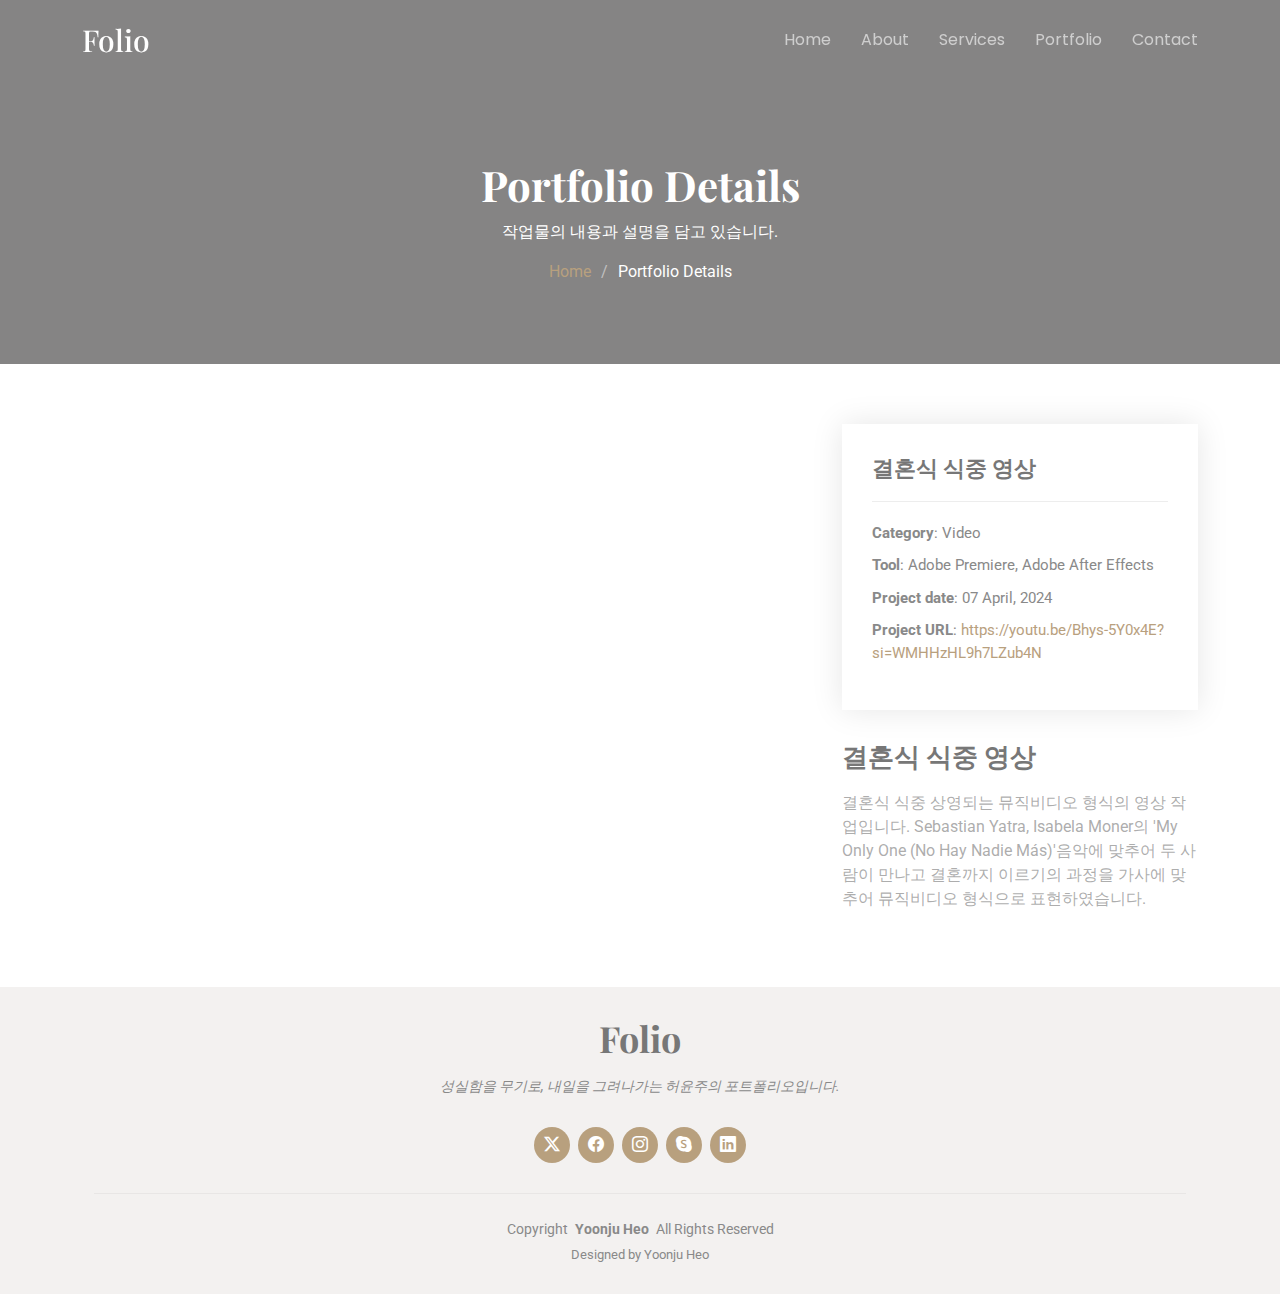
<file: portfolio-details11.html>
<!doctype html>
<html lang="en">
  <head>
    <meta charset="utf-8" />
    <meta content="width=device-width, initial-scale=1.0" name="viewport" />
    <title>Portfolio Details - Folio Bootstrap Template</title>
    <meta name="description" content="" />
    <meta name="keywords" content="" />

    <!-- Favicons -->
    <link href="assets/img/favicon.png" rel="icon" />
    <link href="assets/img/apple-touch-icon.png" rel="apple-touch-icon" />

    <!-- Fonts -->
    <link href="https://fonts.googleapis.com" rel="preconnect" />
    <link href="https://fonts.gstatic.com" rel="preconnect" crossorigin />
    <link
      href="https://fonts.googleapis.com/css2?family=Roboto:ital,wght@0,100;0,300;0,400;0,500;0,700;0,900;1,100;1,300;1,400;1,500;1,700;1,900&family=Poppins:ital,wght@0,100;0,200;0,300;0,400;0,500;0,600;0,700;0,800;0,900;1,100;1,200;1,300;1,400;1,500;1,600;1,700;1,800;1,900&family=Playfair+Display:ital,wght@0,400;0,500;0,600;0,700;0,800;0,900;1,400;1,500;1,600;1,700;1,800;1,900&display=swap"
      rel="stylesheet"
    />

    <!-- Vendor CSS Files -->
    <link
      href="assets/vendor/bootstrap/css/bootstrap.min.css"
      rel="stylesheet"
    />
    <link
      href="assets/vendor/bootstrap-icons/bootstrap-icons.css"
      rel="stylesheet"
    />
    <link href="assets/vendor/aos/aos.css" rel="stylesheet" />
    <link href="assets/vendor/swiper/swiper-bundle.min.css" rel="stylesheet" />
    <link
      href="assets/vendor/glightbox/css/glightbox.min.css"
      rel="stylesheet"
    />

    <!-- Main CSS File -->
    <link href="assets/css/main.css" rel="stylesheet" />
  </head>

  <body class="portfolio-details-page">
    <header id="header" class="header d-flex align-items-center fixed-top">
      <div
        class="container-fluid container-xl position-relative d-flex align-items-center justify-content-between"
      >
        <a href="index.html" class="logo d-flex align-items-center">
          <!-- Uncomment the line below if you also wish to use an image logo -->
          <!-- <img src="assets/img/logo.png" alt=""> -->
          <h1 class="sitename">Folio</h1>
        </a>

        <nav id="navmenu" class="navmenu">
          <ul>
            <li><a href="./index.html#hero">Home</a></li>
            <li><a href="index.html#about">About</a></li>
            <li><a href="index.html#services">Services</a></li>
            <li><a href="index.html#portfolio">Portfolio</a></li>
            <li><a href="index.html#contact">Contact</a></li>
          </ul>
          <i class="mobile-nav-toggle d-xl-none bi bi-list"></i>
        </nav>
      </div>
    </header>

    <main class="main">
      <!-- Page Title -->
      <div class="page-title dark-background">
        <div class="container position-relative">
          <h1>Portfolio Details</h1>
          <p>작업물의 내용과 설명을 담고 있습니다.</p>
          <nav class="breadcrumbs">
            <ol>
              <li><a href="index.html">Home</a></li>
              <li class="current">Portfolio Details</li>
            </ol>
          </nav>
        </div>
      </div>
      <!-- End Page Title -->

      <!-- Portfolio Details Section -->
      <section id="portfolio-details" class="portfolio-details section">
        <div class="container" data-aos="fade-up" data-aos-delay="100">
          <div class="row gy-4">
            <div class="col-lg-8">
              <div class="portfolio-details-slider swiper init-swiper">
                <script type="application/json" class="swiper-config">
                  {
                    "loop": true,
                    "speed": 600,
                    "autoplay": {
                      "delay": 5000
                    },
                    "slidesPerView": "auto",
                    "pagination": {
                      "el": ".swiper-pagination",
                      "type": "bullets",
                      "clickable": true
                    }
                  }
                </script>

                <div class="swiper-wrapper align-items-center">
                  <div class="swiper-slide">
                    <iframe
                      width="560"
                      height="315"
                      src="https://www.youtube.com/embed/Bhys-5Y0x4E?si=RjE9HHhV8YvlRIL0"
                      title="YouTube video player"
                      frameborder="0"
                      allow="accelerometer; autoplay; clipboard-write; encrypted-media; gyroscope; picture-in-picture; web-share"
                      referrerpolicy="strict-origin-when-cross-origin"
                      allowfullscreen
                    ></iframe>
                  </div>
                </div>
                <div class="swiper-pagination"></div>
              </div>
            </div>

            <div class="col-lg-4">
              <div
                class="portfolio-info"
                data-aos="fade-up"
                data-aos-delay="200"
              >
                <h3>결혼식 식중 영상</h3>
                <ul>
                  <li><strong>Category</strong>: Video</li>
                  <li>
                    <strong>Tool</strong>: Adobe Premiere, Adobe After Effects
                  </li>
                  <li><strong>Project date</strong>: 07 April, 2024</li>
                  <li>
                    <strong>Project URL</strong>:
                    <a href="https://youtu.be/Bhys-5Y0x4E?si=WMHHzHL9h7LZub4N"
                      >https://youtu.be/Bhys-5Y0x4E?si=WMHHzHL9h7LZub4N</a
                    >
                  </li>
                </ul>
              </div>
              <div
                class="portfolio-description"
                data-aos="fade-up"
                data-aos-delay="300"
              >
                <h2>결혼식 식중 영상</h2>
                <p>
                  결혼식 식중 상영되는 뮤직비디오 형식의 영상 작업입니다.
                  Sebastian Yatra, Isabela Moner의 'My Only One (No Hay Nadie
                  Más)'음악에 맞추어 두 사람이 만나고 결혼까지 이르기의 과정을
                  가사에 맞추어 뮤직비디오 형식으로 표현하였습니다.
                </p>
              </div>
            </div>
          </div>
        </div>
      </section>
      <!-- /Portfolio Details Section -->
    </main>

    <footer id="footer" class="footer light-background">
      <div class="container">
        <h3 class="sitename">Folio</h3>
        <p>
          성실함을 무기로, 내일을 그려나가는 허윤주의 포트폴리오입니다.
        </p>
        <div class="social-links d-flex justify-content-center">
          <a href=""><i class="bi bi-twitter-x"></i></a>
          <a href=""><i class="bi bi-facebook"></i></a>
          <a href=""><i class="bi bi-instagram"></i></a>
          <a href=""><i class="bi bi-skype"></i></a>
          <a href=""><i class="bi bi-linkedin"></i></a>
        </div>
        <div class="container">
          <div class="copyright">
            <span>Copyright</span>
            <strong class="px-1 sitename">Yoonju Heo</strong>
            <span>All Rights Reserved</span>
          </div>
          <div class="credits">
            <!-- All the links in the footer should remain intact. -->
            <!-- You can delete the links only if you've purchased the pro version. -->
            <!-- Licensing information: https://bootstrapmade.com/license/ -->
            <!-- Purchase the pro version with working PHP/AJAX contact form: [buy-url] -->
            Designed by Yoonju Heo
          </div>
        </div>
      </div>
    </footer>

    <!-- Scroll Top -->
    <a
      href="#"
      id="scroll-top"
      class="scroll-top d-flex align-items-center justify-content-center"
      ><i class="bi bi-arrow-up-short"></i
    ></a>

    <!-- Preloader -->
    <div id="preloader"></div>

    <!-- Vendor JS Files -->
    <script src="assets/vendor/bootstrap/js/bootstrap.bundle.min.js"></script>
    <script src="assets/vendor/php-email-form/validate.js"></script>
    <script src="assets/vendor/aos/aos.js"></script>
    <script src="assets/vendor/typed.js/typed.umd.js"></script>
    <script src="assets/vendor/swiper/swiper-bundle.min.js"></script>
    <script src="assets/vendor/glightbox/js/glightbox.min.js"></script>
    <script src="assets/vendor/imagesloaded/imagesloaded.pkgd.min.js"></script>
    <script src="assets/vendor/isotope-layout/isotope.pkgd.min.js"></script>

    <!-- Main JS File -->
    <script src="assets/js/main.js"></script>
  </body>
</html>
</file>
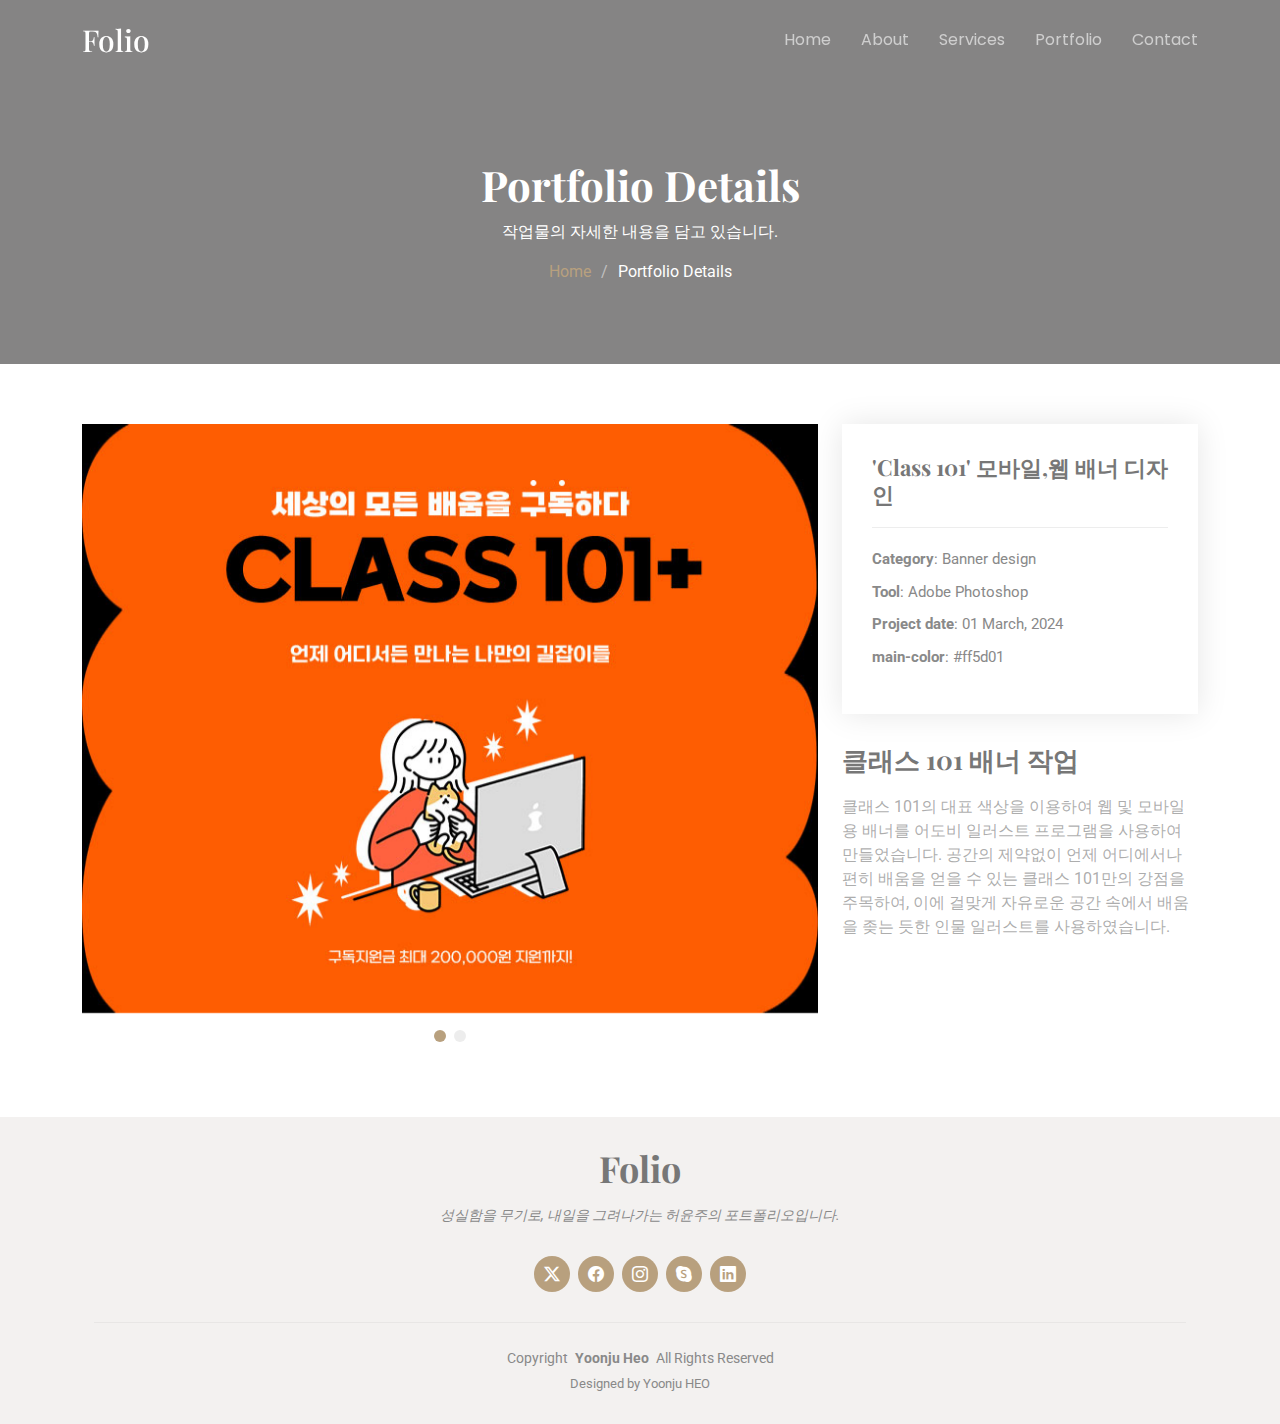
<file: portfolio-details2.html>
<!doctype html>
<html lang="en">
  <head>
    <meta charset="utf-8" />
    <meta content="width=device-width, initial-scale=1.0" name="viewport" />
    <title>Portfolio Details - Folio Bootstrap Template</title>
    <meta name="description" content="" />
    <meta name="keywords" content="" />

    <!-- Favicons -->
    <link href="assets/img/favicon.png" rel="icon" />
    <link href="assets/img/apple-touch-icon.png" rel="apple-touch-icon" />

    <!-- Fonts -->
    <link href="https://fonts.googleapis.com" rel="preconnect" />
    <link href="https://fonts.gstatic.com" rel="preconnect" crossorigin />
    <link
      href="https://fonts.googleapis.com/css2?family=Roboto:ital,wght@0,100;0,300;0,400;0,500;0,700;0,900;1,100;1,300;1,400;1,500;1,700;1,900&family=Poppins:ital,wght@0,100;0,200;0,300;0,400;0,500;0,600;0,700;0,800;0,900;1,100;1,200;1,300;1,400;1,500;1,600;1,700;1,800;1,900&family=Playfair+Display:ital,wght@0,400;0,500;0,600;0,700;0,800;0,900;1,400;1,500;1,600;1,700;1,800;1,900&display=swap"
      rel="stylesheet"
    />

    <!-- Vendor CSS Files -->
    <link
      href="assets/vendor/bootstrap/css/bootstrap.min.css"
      rel="stylesheet"
    />
    <link
      href="assets/vendor/bootstrap-icons/bootstrap-icons.css"
      rel="stylesheet"
    />
    <link href="assets/vendor/aos/aos.css" rel="stylesheet" />
    <link href="assets/vendor/swiper/swiper-bundle.min.css" rel="stylesheet" />
    <link
      href="assets/vendor/glightbox/css/glightbox.min.css"
      rel="stylesheet"
    />

    <!-- Main CSS File -->
    <link href="assets/css/main.css" rel="stylesheet" />

    
  </head>

  <body class="portfolio-details-page">
    <header id="header" class="header d-flex align-items-center fixed-top">
      <div
        class="container-fluid container-xl position-relative d-flex align-items-center justify-content-between"
      >
        <a href="index.html" class="logo d-flex align-items-center">
          <!-- Uncomment the line below if you also wish to use an image logo -->
          <!-- <img src="assets/img/logo.png" alt=""> -->
          <h1 class="sitename">Folio</h1>
        </a>

        <nav id="navmenu" class="navmenu">
          <ul>
            <li><a href="./index.html#hero">Home</a></li>
            <li><a href="index.html#about">About</a></li>
            <li><a href="index.html#services">Services</a></li>
            <li><a href="index.html#portfolio">Portfolio</a></li>
            <li><a href="index.html#contact">Contact</a></li>
          </ul>
          <i class="mobile-nav-toggle d-xl-none bi bi-list"></i>
        </nav>
      </div>
    </header>

    <main class="main">
      <!-- Page Title -->
      <div class="page-title dark-background">
        <div class="container position-relative">
          <h1>Portfolio Details</h1>
          <p>작업물의 자세한 내용을 담고 있습니다.</p>
          <nav class="breadcrumbs">
            <ol>
              <li><a href="index.html">Home</a></li>
              <li class="current">Portfolio Details</li>
            </ol>
          </nav>
        </div>
      </div>
      <!-- End Page Title -->

      <!-- Portfolio Details Section -->
      <section id="portfolio-details" class="portfolio-details section">
        <div class="container" data-aos="fade-up" data-aos-delay="100">
          <div class="row gy-4">
            <div class="col-lg-8">
              <div class="portfolio-details-slider swiper init-swiper">
                <script type="application/json" class="swiper-config">
                  {
                    "loop": true,
                    "speed": 600,
                    "autoplay": {
                      "delay": 5000
                    },
                    "slidesPerView": "auto",
                    "pagination": {
                      "el": ".swiper-pagination",
                      "type": "bullets",
                      "clickable": true
                    }
                  }
                </script>

                <div class="swiper-wrapper align-items-center">
                  
                  <div class="swiper-slide">
                    <img
                      src="./assets/img/portfolio/banner-mobile.jpg"
                      alt=""
                    />
                  </div>
                  <div class="swiper-slide">
                    <img
                      src="./assets/img/portfolio/banner.jpg"
                      alt=""
                    />
                  </div>
                </div>
                <div class="swiper-pagination"></div>
              </div>
            </div>

            <div class="col-lg-4">
              <div
                class="portfolio-info"
                data-aos="fade-up"
                data-aos-delay="200"
              >
                <h3>'Class 101' 모바일,웹 배너 디자인</h3>
                <ul>
                  <li><strong>Category</strong>: Banner design</li>
                  <li>
                    <strong>Tool</strong>: Adobe Photoshop
                  </li>
                  <li><strong>Project date</strong>: 01 March, 2024</li>
                  <li><strong>main-color</strong>: #ff5d01</li>
                </ul>
              </div>
              <div
                class="portfolio-description"
                data-aos="fade-up"
                data-aos-delay="300"
              >
                <h2>클래스 101 배너 작업</h2>
                <p>
                  클래스 101의 대표 색상을 이용하여 웹 및 모바일용 배너를 어도비 일러스트 프로그램을 사용하여 만들었습니다. 공간의 제약없이 언제 어디에서나 편히 배움을 얻을 수 있는 클래스 101만의 강점을 주목하여, 이에 걸맞게 자유로운 공간 속에서 배움을 좆는 듯한 인물 일러스트를 사용하였습니다. 
                </p>
              </div>
            </div>
          </div>
        </div>
      </section>
      <!-- /Portfolio Details Section -->
    </main>

    <footer id="footer" class="footer light-background">
      <div class="container">
        <h3 class="sitename">Folio</h3>
        <p>
          성실함을 무기로, 내일을 그려나가는 허윤주의 포트폴리오입니다.
        </p>
        <div class="social-links d-flex justify-content-center">
          <a href=""><i class="bi bi-twitter-x"></i></a>
          <a href=""><i class="bi bi-facebook"></i></a>
          <a href=""><i class="bi bi-instagram"></i></a>
          <a href=""><i class="bi bi-skype"></i></a>
          <a href=""><i class="bi bi-linkedin"></i></a>
        </div>
        <div class="container">
          <div class="copyright">
            <span>Copyright</span> <strong class="px-1 sitename">Yoonju Heo</strong>
            <span>All Rights Reserved</span>
          </div>
          <div class="credits">
            <!-- All the links in the footer should remain intact. -->
            <!-- You can delete the links only if you've purchased the pro version. -->
            <!-- Licensing information: https://bootstrapmade.com/license/ -->
            <!-- Purchase the pro version with working PHP/AJAX contact form: [buy-url] -->
            Designed by Yoonju HEO</a>
          </div>
        </div>
      </div>
    </footer>

    <!-- Scroll Top -->
    <a
      href="#"
      id="scroll-top"
      class="scroll-top d-flex align-items-center justify-content-center"
      ><i class="bi bi-arrow-up-short"></i
    ></a>

    <!-- Preloader -->
    <div id="preloader"></div>

    <!-- Vendor JS Files -->
    <script src="assets/vendor/bootstrap/js/bootstrap.bundle.min.js"></script>
    <script src="assets/vendor/php-email-form/validate.js"></script>
    <script src="assets/vendor/aos/aos.js"></script>
    <script src="assets/vendor/typed.js/typed.umd.js"></script>
    <script src="assets/vendor/swiper/swiper-bundle.min.js"></script>
    <script src="assets/vendor/glightbox/js/glightbox.min.js"></script>
    <script src="assets/vendor/imagesloaded/imagesloaded.pkgd.min.js"></script>
    <script src="assets/vendor/isotope-layout/isotope.pkgd.min.js"></script>

    <!-- Main JS File -->
    <script src="assets/js/main.js"></script>
  </body>
</html>
</file>
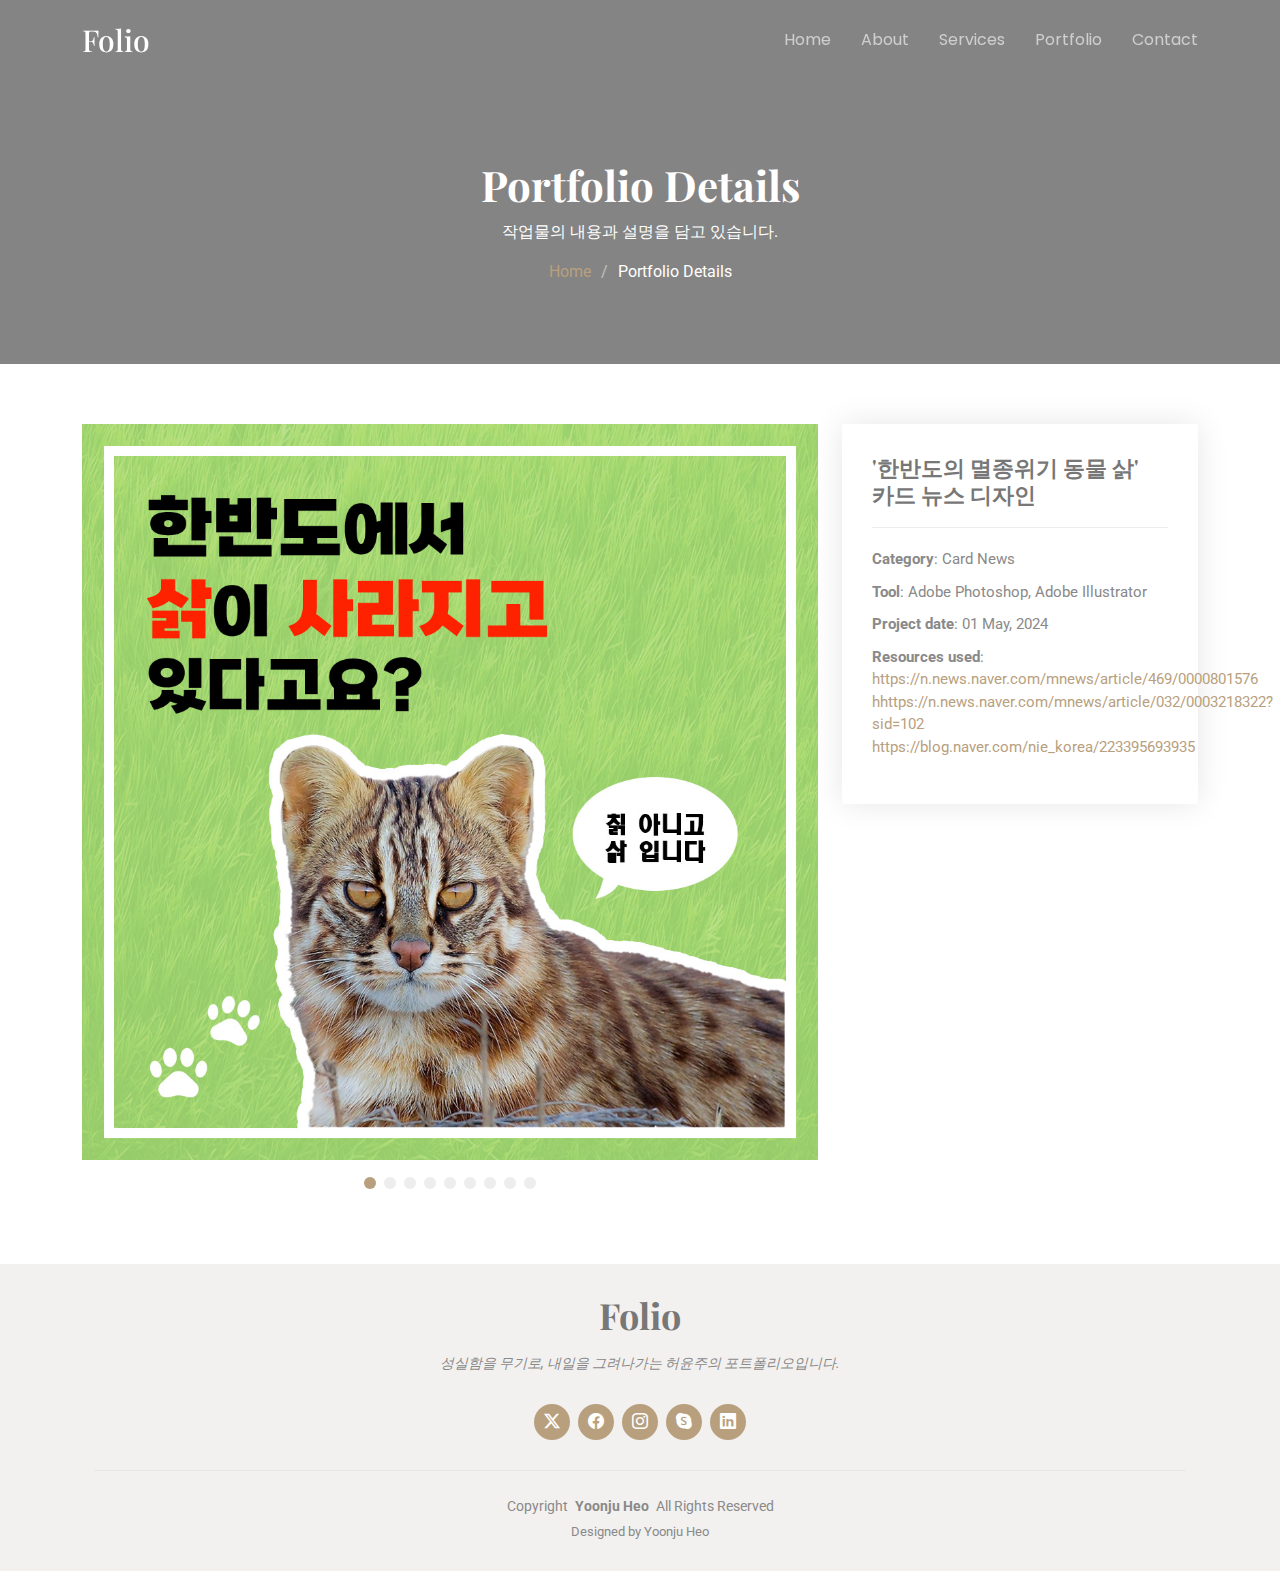
<file: portfolio-details3.html>
<!doctype html>
<html lang="en">
  <head>
    <meta charset="utf-8" />
    <meta content="width=device-width, initial-scale=1.0" name="viewport" />
    <title>Portfolio Details - Folio Bootstrap Template</title>
    <meta name="description" content="" />
    <meta name="keywords" content="" />

    <!-- Favicons -->
    <link href="assets/img/favicon.png" rel="icon" />
    <link href="assets/img/apple-touch-icon.png" rel="apple-touch-icon" />

    <!-- Fonts -->
    <link href="https://fonts.googleapis.com" rel="preconnect" />
    <link href="https://fonts.gstatic.com" rel="preconnect" crossorigin />
    <link
      href="https://fonts.googleapis.com/css2?family=Roboto:ital,wght@0,100;0,300;0,400;0,500;0,700;0,900;1,100;1,300;1,400;1,500;1,700;1,900&family=Poppins:ital,wght@0,100;0,200;0,300;0,400;0,500;0,600;0,700;0,800;0,900;1,100;1,200;1,300;1,400;1,500;1,600;1,700;1,800;1,900&family=Playfair+Display:ital,wght@0,400;0,500;0,600;0,700;0,800;0,900;1,400;1,500;1,600;1,700;1,800;1,900&display=swap"
      rel="stylesheet"
    />

    <!-- Vendor CSS Files -->
    <link
      href="assets/vendor/bootstrap/css/bootstrap.min.css"
      rel="stylesheet"
    />
    <link
      href="assets/vendor/bootstrap-icons/bootstrap-icons.css"
      rel="stylesheet"
    />
    <link href="assets/vendor/aos/aos.css" rel="stylesheet" />
    <link href="assets/vendor/swiper/swiper-bundle.min.css" rel="stylesheet" />
    <link
      href="assets/vendor/glightbox/css/glightbox.min.css"
      rel="stylesheet"
    />

    <!-- Main CSS File -->
    <link href="assets/css/main.css" rel="stylesheet" />
  </head>

  <body class="portfolio-details-page">
    <header id="header" class="header d-flex align-items-center fixed-top">
      <div
        class="container-fluid container-xl position-relative d-flex align-items-center justify-content-between"
      >
        <a href="index.html" class="logo d-flex align-items-center">
          <!-- Uncomment the line below if you also wish to use an image logo -->
          <!-- <img src="assets/img/logo.png" alt=""> -->
          <h1 class="sitename">Folio</h1>
        </a>

        <nav id="navmenu" class="navmenu">
          <ul>
            <li><a href="./index.html#hero">Home</a></li>
            <li><a href="index.html#about">About</a></li>
            <li><a href="index.html#services">Services</a></li>
            <li><a href="index.html#portfolio">Portfolio</a></li>
            <li><a href="index.html#contact">Contact</a></li>
          </ul>
          <i class="mobile-nav-toggle d-xl-none bi bi-list"></i>
        </nav>
      </div>
    </header>

    <main class="main">
      <!-- Page Title -->
      <div class="page-title dark-background">
        <div class="container position-relative">
          <h1>Portfolio Details</h1>
          <p>작업물의 내용과 설명을 담고 있습니다.</p>
          <nav class="breadcrumbs">
            <ol>
              <li><a href="index.html">Home</a></li>
              <li class="current">Portfolio Details</li>
            </ol>
          </nav>
        </div>
      </div>
      <!-- End Page Title -->

      <!-- Portfolio Details Section -->
      <section id="portfolio-details" class="portfolio-details section">
        <div class="container" data-aos="fade-up" data-aos-delay="100">
          <div class="row gy-4">
            <div class="col-lg-8">
              <div class="portfolio-details-slider swiper init-swiper">
                <script type="application/json" class="swiper-config">
                  {
                    "loop": true,
                    "speed": 600,
                    "autoplay": {
                      "delay": 5000
                    },
                    "slidesPerView": "auto",
                    "pagination": {
                      "el": ".swiper-pagination",
                      "type": "bullets",
                      "clickable": true
                    }
                  }
                </script>

                <div class="swiper-wrapper align-items-center">
                  <div class="swiper-slide">
                    <img src="./assets/img/portfolio/Artboard 1.jpg" alt="" />
                  </div>

                  <div class="swiper-slide">
                    <img src="./assets/img/portfolio/Artboard 2.png" alt="" />
                  </div>

                  <div class="swiper-slide">
                    <img src="./assets/img/portfolio/Artboard 3.png" alt="" />
                  </div>
s
                  <div class="swiper-slide">
                    <img src="./assets/img/portfolio/Artboard 4.png" alt="" />
                  </div>
                  <div class="swiper-slide">
                    <img src="./assets/img/portfolio/Artboard 5.png" alt="" />
                  </div>
                  <div class="swiper-slide">
                    <img src="./assets/img/portfolio/Artboard 6.png" alt="" />
                  </div>
                  <div class="swiper-slide">
                    <img src="./assets/img/portfolio/Artboard 7.png" alt="" />
                  </div>
                  <div class="swiper-slide">
                    <img src="./assets/img/portfolio/Artboard 8.png" alt="" />
                  </div>
                  <div class="swiper-slide">
                    <img src="./assets/img/portfolio/Artboard 9.png" alt="" />
                  </div>
                </div>
                <div class="swiper-pagination"></div>
              </div>
            </div>

            <div class="col-lg-4">
              <div
                class="portfolio-info"
                data-aos="fade-up"
                data-aos-delay="200"
              >
                <h3>'한반도의 멸종위기 동물 삵' <br />카드 뉴스 디자인</h3>
                <ul>
                  <li><strong>Category</strong>: Card News</li>
                  <li>
                    <strong>Tool</strong>: Adobe Photoshop, Adobe Illustrator
                  </li>
                  <li><strong>Project date</strong>: 01 May, 2024</li>
                  <li>
                    <strong>Resources used</strong>:

                    <a
                      href="https://n.news.naver.com/mnews/article/469/0000801576"
                      >https://n.news.naver.com/mnews/article/469/0000801576</a
                    >
                    <br />
                    <a
                      href="https://n.news.naver.com/mnews/article/032/0003218322?sid=102"
                      >hhttps://n.news.naver.com/mnews/article/032/0003218322?sid=102</a
                    >
                    <a href="https://blog.naver.com/nie_korea/223395693935"
                      >https://blog.naver.com/nie_korea/223395693935</a
                    >
                    <br />
                  </li>
                </ul>
              </div>
              <div
                class="portfolio-description"
                data-aos="fade-up"
                data-aos-delay="300"
              >
                <h2>카드 뉴스 디자인 작업</h2>
                <p>
                  로드킬(Road-Kill) 문제로 한반도 먹이사슬의 최종포식자라 할 수
                  있는 '삵'이 멸종위기에 처하고 있는 사실을 카드뉴스의 형식으로
                  디자인 작업하였습니다. <br />카드뉴스 초반 '삵'과 '칡'을
                  헷갈려하는 밈(meme)을 사용함으로써 유머러스한 이미지를 주어,
                  이를 읽는 사람으로 하여금 조금 더 친숙하고 편안한 마음으로
                  정보에 접근할 수 있도록 하였습니다.
                </p>
              </div>
            </div>
          </div>
        </div>
      </section>
      <!-- /Portfolio Details Section -->
    </main>

    <footer id="footer" class="footer light-background">
      <div class="container">
        <h3 class="sitename">Folio</h3>
        <p>성실함을 무기로, 내일을 그려나가는 허윤주의 포트폴리오입니다.</p>
        <div class="social-links d-flex justify-content-center">
          <a href=""><i class="bi bi-twitter-x"></i></a>
          <a href=""><i class="bi bi-facebook"></i></a>
          <a href=""><i class="bi bi-instagram"></i></a>
          <a href=""><i class="bi bi-skype"></i></a>
          <a href=""><i class="bi bi-linkedin"></i></a>
        </div>
        <div class="container">
          <div class="copyright">
            <span>Copyright</span>
            <strong class="px-1 sitename">Yoonju Heo</strong>
            <span>All Rights Reserved</span>
          </div>
          <div class="credits">
            <!-- All the links in the footer should remain intact. -->
            <!-- You can delete the links only if you've purchased the pro version. -->
            <!-- Licensing information: https://bootstrapmade.com/license/ -->
            <!-- Purchase the pro version with working PHP/AJAX contact form: [buy-url] -->
            Designed by Yoonju Heo
          </div>
        </div>
      </div>
    </footer>

    <!-- Scroll Top -->
    <a
      href="#"
      id="scroll-top"
      class="scroll-top d-flex align-items-center justify-content-center"
      ><i class="bi bi-arrow-up-short"></i
    ></a>

    <!-- Preloader -->
    <div id="preloader"></div>

    <!-- Vendor JS Files -->
    <script src="assets/vendor/bootstrap/js/bootstrap.bundle.min.js"></script>
    <script src="assets/vendor/php-email-form/validate.js"></script>
    <script src="assets/vendor/aos/aos.js"></script>
    <script src="assets/vendor/typed.js/typed.umd.js"></script>
    <script src="assets/vendor/swiper/swiper-bundle.min.js"></script>
    <script src="assets/vendor/glightbox/js/glightbox.min.js"></script>
    <script src="assets/vendor/imagesloaded/imagesloaded.pkgd.min.js"></script>
    <script src="assets/vendor/isotope-layout/isotope.pkgd.min.js"></script>

    <!-- Main JS File -->
    <script src="assets/js/main.js"></script>
  </body>
</html>
</file>
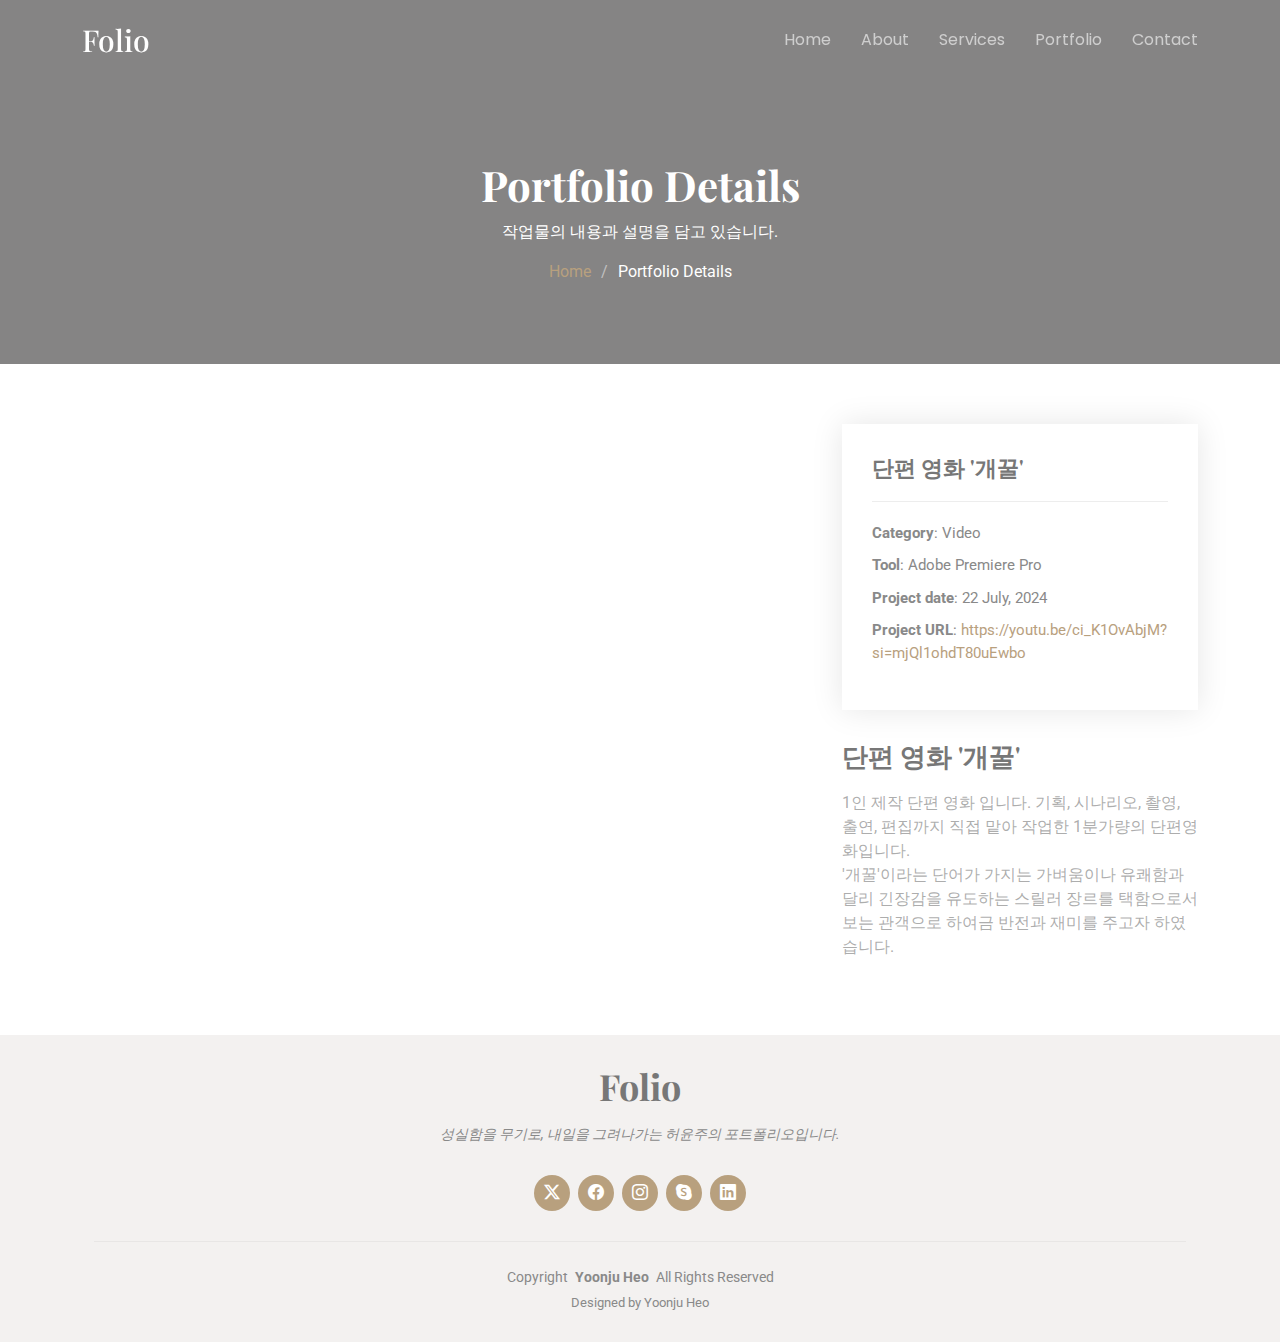
<file: portfolio-details4.html>
<!doctype html>
<html lang="en">
  <head>
    <meta charset="utf-8" />
    <meta content="width=device-width, initial-scale=1.0" name="viewport" />
    <title>Portfolio Details - Folio Bootstrap Template</title>
    <meta name="description" content="" />
    <meta name="keywords" content="" />

    <!-- Favicons -->
    <link href="assets/img/favicon.png" rel="icon" />
    <link href="assets/img/apple-touch-icon.png" rel="apple-touch-icon" />

    <!-- Fonts -->
    <link href="https://fonts.googleapis.com" rel="preconnect" />
    <link href="https://fonts.gstatic.com" rel="preconnect" crossorigin />
    <link
      href="https://fonts.googleapis.com/css2?family=Roboto:ital,wght@0,100;0,300;0,400;0,500;0,700;0,900;1,100;1,300;1,400;1,500;1,700;1,900&family=Poppins:ital,wght@0,100;0,200;0,300;0,400;0,500;0,600;0,700;0,800;0,900;1,100;1,200;1,300;1,400;1,500;1,600;1,700;1,800;1,900&family=Playfair+Display:ital,wght@0,400;0,500;0,600;0,700;0,800;0,900;1,400;1,500;1,600;1,700;1,800;1,900&display=swap"
      rel="stylesheet"
    />

    <!-- Vendor CSS Files -->
    <link
      href="assets/vendor/bootstrap/css/bootstrap.min.css"
      rel="stylesheet"
    />
    <link
      href="assets/vendor/bootstrap-icons/bootstrap-icons.css"
      rel="stylesheet"
    />
    <link href="assets/vendor/aos/aos.css" rel="stylesheet" />
    <link href="assets/vendor/swiper/swiper-bundle.min.css" rel="stylesheet" />
    <link
      href="assets/vendor/glightbox/css/glightbox.min.css"
      rel="stylesheet"
    />

    <!-- Main CSS File -->
    <link href="assets/css/main.css" rel="stylesheet" />
  </head>

  <body class="portfolio-details-page">
    <header id="header" class="header d-flex align-items-center fixed-top">
      <div
        class="container-fluid container-xl position-relative d-flex align-items-center justify-content-between"
      >
        <a href="index.html" class="logo d-flex align-items-center">
          <!-- Uncomment the line below if you also wish to use an image logo -->
          <!-- <img src="assets/img/logo.png" alt=""> -->
          <h1 class="sitename">Folio</h1>
        </a>

        <nav id="navmenu" class="navmenu">
          <ul>
            <li><a href="./index.html#hero">Home</a></li>
            <li><a href="index.html#about">About</a></li>
            <li><a href="index.html#services">Services</a></li>
            <li><a href="index.html#portfolio">Portfolio</a></li>
            <li><a href="index.html#contact">Contact</a></li>
          </ul>
          <i class="mobile-nav-toggle d-xl-none bi bi-list"></i>
        </nav>
      </div>
    </header>

    <main class="main">
      <!-- Page Title -->
      <div class="page-title dark-background">
        <div class="container position-relative">
          <h1>Portfolio Details</h1>
          <p>작업물의 내용과 설명을 담고 있습니다.</p>
          <nav class="breadcrumbs">
            <ol>
              <li><a href="index.html">Home</a></li>
              <li class="current">Portfolio Details</li>
            </ol>
          </nav>
        </div>
      </div>
      <!-- End Page Title -->

      <!-- Portfolio Details Section -->
      <section id="portfolio-details" class="portfolio-details section">
        <div class="container" data-aos="fade-up" data-aos-delay="100">
          <div class="row gy-4">
            <div class="col-lg-8">
              <div class="portfolio-details-slider swiper init-swiper">
                <script type="application/json" class="swiper-config">
                  {
                    "loop": true,
                    "speed": 600,
                    "autoplay": {
                      "delay": 5000
                    },
                    "slidesPerView": "auto",
                    "pagination": {
                      "el": ".swiper-pagination",
                      "type": "bullets",
                      "clickable": true
                    }
                  }
                </script>

                <div class="swiper-wrapper align-items-center">
                  <div class="swiper-slide">
                    <iframe
                      width="560"
                      height="315"
                      src="https://www.youtube.com/embed/ci_K1OvAbjM?si=BjIkVK0Of7GGzKMB"
                      title="YouTube video player"
                      frameborder="0"
                      allow="accelerometer; autoplay; clipboard-write; encrypted-media; gyroscope; picture-in-picture; web-share"
                      referrerpolicy="strict-origin-when-cross-origin"
                      allowfullscreen
                    ></iframe>
                  </div>
                </div>
                <div class="swiper-pagination"></div>
              </div>
            </div>

            <div class="col-lg-4">
              <div
                class="portfolio-info"
                data-aos="fade-up"
                data-aos-delay="200"
              >
                <h3>단편 영화 '개꿀'</h3>
                <ul>
                  <li><strong>Category</strong>: Video</li>
                  <li><strong>Tool</strong>: Adobe Premiere Pro</li>
                  <li><strong>Project date</strong>: 22 July, 2024</li>
                  <li>
                    <strong>Project URL</strong>:
                    <a href="https://youtu.be/ci_K1OvAbjM?si=mjQl1ohdT80uEwbo"
                      >https://youtu.be/ci_K1OvAbjM?si=mjQl1ohdT80uEwbo</a
                    >
                  </li>
                </ul>
              </div>
              <div
                class="portfolio-description"
                data-aos="fade-up"
                data-aos-delay="300"
              >
                <h2>단편 영화 '개꿀'</h2>
                <p>
                  1인 제작 단편 영화 입니다. 기획, 시나리오, 촬영, 출연,
                  편집까지 직접 맡아 작업한 1분가량의 단편영화입니다.
                  <br />'개꿀'이라는 단어가 가지는 가벼움이나 유쾌함과 달리
                  긴장감을 유도하는 스릴러 장르를 택함으로서 보는 관객으로
                  하여금 반전과 재미를 주고자 하였습니다.
                </p>
              </div>
            </div>
          </div>
        </div>
      </section>
      <!-- /Portfolio Details Section -->
    </main>

    <footer id="footer" class="footer light-background">
      <div class="container">
        <h3 class="sitename">Folio</h3>
        <p>성실함을 무기로, 내일을 그려나가는 허윤주의 포트폴리오입니다.</p>
        <div class="social-links d-flex justify-content-center">
          <a href=""><i class="bi bi-twitter-x"></i></a>
          <a href=""><i class="bi bi-facebook"></i></a>
          <a href=""><i class="bi bi-instagram"></i></a>
          <a href=""><i class="bi bi-skype"></i></a>
          <a href=""><i class="bi bi-linkedin"></i></a>
        </div>
        <div class="container">
          <div class="copyright">
            <span>Copyright</span>
            <strong class="px-1 sitename">Yoonju Heo</strong>
            <span>All Rights Reserved</span>
          </div>
          <div class="credits">
            <!-- All the links in the footer should remain intact. -->
            <!-- You can delete the links only if you've purchased the pro version. -->
            <!-- Licensing information: https://bootstrapmade.com/license/ -->
            <!-- Purchase the pro version with working PHP/AJAX contact form: [buy-url] -->
            Designed by Yoonju Heo
          </div>
        </div>
      </div>
    </footer>

    <!-- Scroll Top -->
    <a
      href="#"
      id="scroll-top"
      class="scroll-top d-flex align-items-center justify-content-center"
      ><i class="bi bi-arrow-up-short"></i
    ></a>

    <!-- Preloader -->
    <div id="preloader"></div>

    <!-- Vendor JS Files -->
    <script src="assets/vendor/bootstrap/js/bootstrap.bundle.min.js"></script>
    <script src="assets/vendor/php-email-form/validate.js"></script>
    <script src="assets/vendor/aos/aos.js"></script>
    <script src="assets/vendor/typed.js/typed.umd.js"></script>
    <script src="assets/vendor/swiper/swiper-bundle.min.js"></script>
    <script src="assets/vendor/glightbox/js/glightbox.min.js"></script>
    <script src="assets/vendor/imagesloaded/imagesloaded.pkgd.min.js"></script>
    <script src="assets/vendor/isotope-layout/isotope.pkgd.min.js"></script>

    <!-- Main JS File -->
    <script src="assets/js/main.js"></script>
  </body>
</html>
</file>
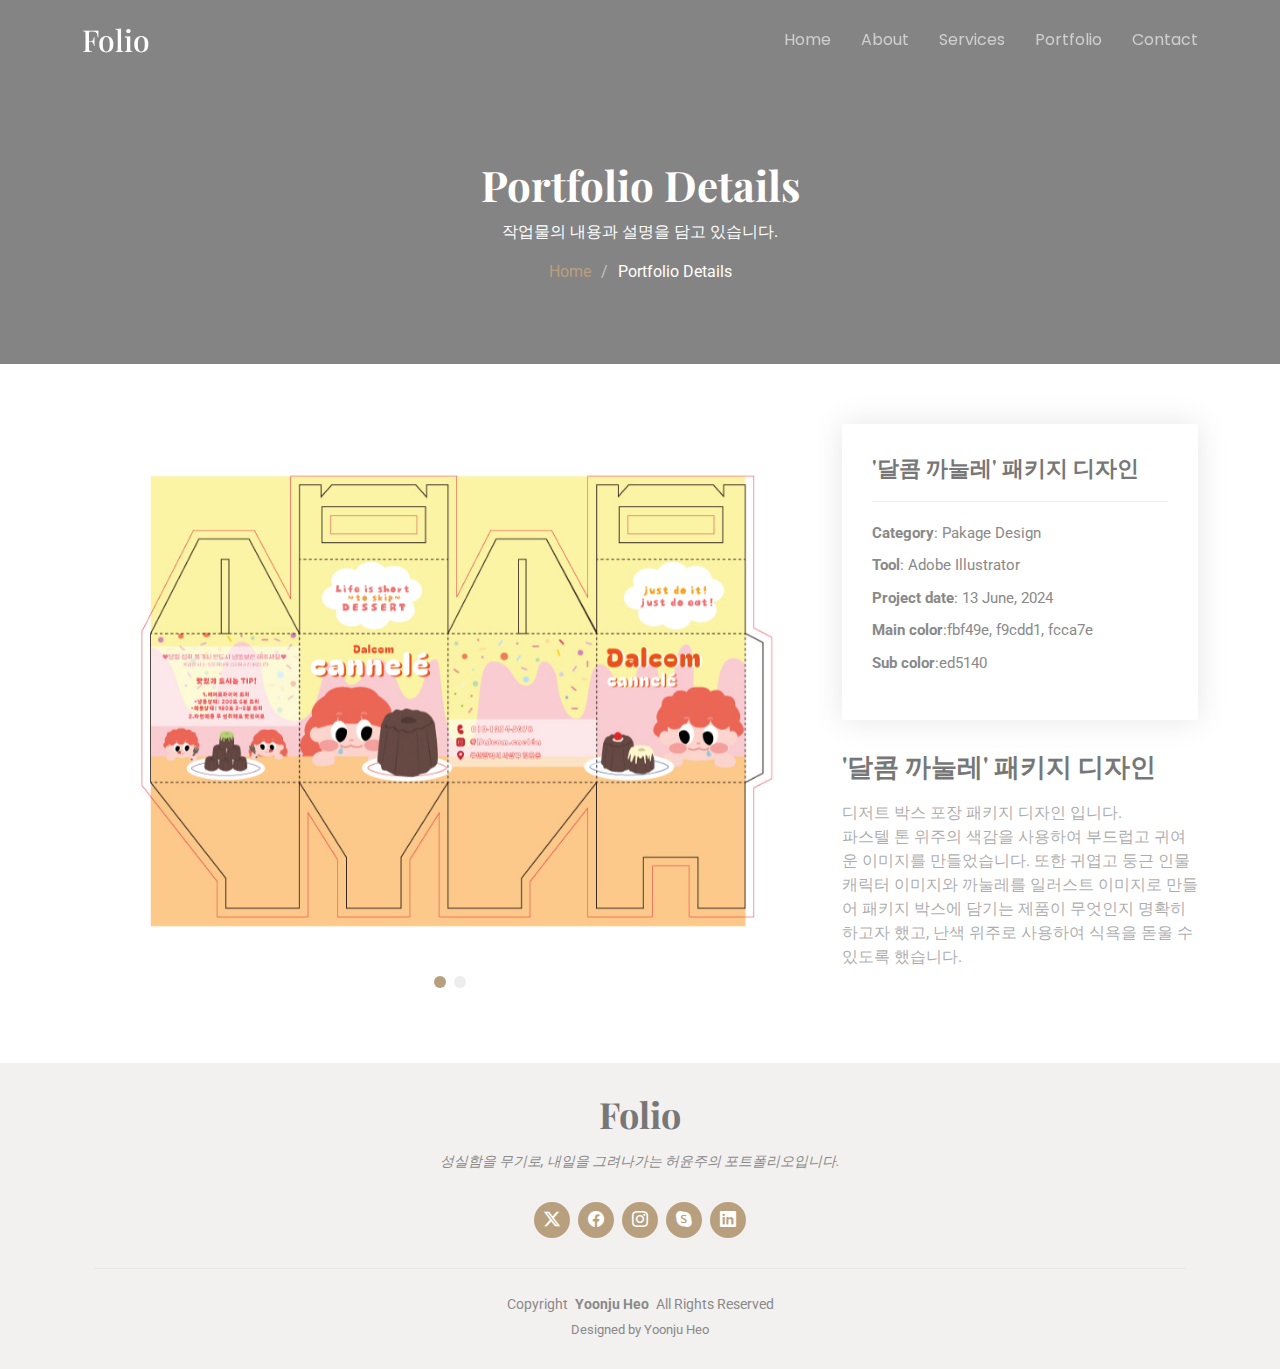
<file: portfolio-details5.html>
<!doctype html>
<html lang="en">
  <head>
    <meta charset="utf-8" />
    <meta content="width=device-width, initial-scale=1.0" name="viewport" />
    <title>Portfolio Details - Folio Bootstrap Template</title>
    <meta name="description" content="" />
    <meta name="keywords" content="" />

    <!-- Favicons -->
    <link href="assets/img/favicon.png" rel="icon" />
    <link href="assets/img/apple-touch-icon.png" rel="apple-touch-icon" />

    <!-- Fonts -->
    <link href="https://fonts.googleapis.com" rel="preconnect" />
    <link href="https://fonts.gstatic.com" rel="preconnect" crossorigin />
    <link
      href="https://fonts.googleapis.com/css2?family=Roboto:ital,wght@0,100;0,300;0,400;0,500;0,700;0,900;1,100;1,300;1,400;1,500;1,700;1,900&family=Poppins:ital,wght@0,100;0,200;0,300;0,400;0,500;0,600;0,700;0,800;0,900;1,100;1,200;1,300;1,400;1,500;1,600;1,700;1,800;1,900&family=Playfair+Display:ital,wght@0,400;0,500;0,600;0,700;0,800;0,900;1,400;1,500;1,600;1,700;1,800;1,900&display=swap"
      rel="stylesheet"
    />

    <!-- Vendor CSS Files -->
    <link
      href="assets/vendor/bootstrap/css/bootstrap.min.css"
      rel="stylesheet"
    />
    <link
      href="assets/vendor/bootstrap-icons/bootstrap-icons.css"
      rel="stylesheet"
    />
    <link href="assets/vendor/aos/aos.css" rel="stylesheet" />
    <link href="assets/vendor/swiper/swiper-bundle.min.css" rel="stylesheet" />
    <link
      href="assets/vendor/glightbox/css/glightbox.min.css"
      rel="stylesheet"
    />

    <!-- Main CSS File -->
    <link href="assets/css/main.css" rel="stylesheet" />
  </head>

  <body class="portfolio-details-page">
    <header id="header" class="header d-flex align-items-center fixed-top">
      <div
        class="container-fluid container-xl position-relative d-flex align-items-center justify-content-between"
      >
        <a href="index.html" class="logo d-flex align-items-center">
          <!-- Uncomment the line below if you also wish to use an image logo -->
          <!-- <img src="assets/img/logo.png" alt=""> -->
          <h1 class="sitename">Folio</h1>
        </a>

        <nav id="navmenu" class="navmenu">
          <ul>
            <li><a href="./index.html#hero">Home</a></li>
            <li><a href="index.html#about">About</a></li>
            <li><a href="index.html#services">Services</a></li>
            <li><a href="index.html#portfolio">Portfolio</a></li>
            <li><a href="index.html#contact">Contact</a></li>
          </ul>
          <i class="mobile-nav-toggle d-xl-none bi bi-list"></i>
        </nav>
      </div>
    </header>

    <main class="main">
      <!-- Page Title -->
      <div class="page-title dark-background">
        <div class="container position-relative">
          <h1>Portfolio Details</h1>
          <p>작업물의 내용과 설명을 담고 있습니다.</p>
          <nav class="breadcrumbs">
            <ol>
              <li><a href="index.html">Home</a></li>
              <li class="current">Portfolio Details</li>
            </ol>
          </nav>
        </div>
      </div>
      <!-- End Page Title -->

      <!-- Portfolio Details Section -->
      <section id="portfolio-details" class="portfolio-details section">
        <div class="container" data-aos="fade-up" data-aos-delay="100">
          <div class="row gy-4">
            <div class="col-lg-8">
              <div class="portfolio-details-slider swiper init-swiper">
                <script type="application/json" class="swiper-config">
                  {
                    "loop": true,
                    "speed": 600,
                    "autoplay": {
                      "delay": 5000
                    },
                    "slidesPerView": "auto",
                    "pagination": {
                      "el": ".swiper-pagination",
                      "type": "bullets",
                      "clickable": true
                    }
                  }
                </script>

                <div class="swiper-wrapper align-items-center">
                  <div class="swiper-slide">
                    <img
                      src="./assets/img/portfolio/canule-package.jpg"
                      alt=""
                    />
                  </div>
                  <div class="swiper-slide">
                    <img src="./assets/img/portfolio/canule-photo.jpg" alt="" />
                  </div>
                </div>
                <div class="swiper-pagination"></div>
              </div>
            </div>

            <div class="col-lg-4">
              <div
                class="portfolio-info"
                data-aos="fade-up"
                data-aos-delay="200"
              >
                <h3>'달콤 까눌레' 패키지 디자인</h3>
                <ul>
                  <li><strong>Category</strong>: Pakage Design</li>
                  <li><strong>Tool</strong>: Adobe Illustrator</li>
                  <li><strong>Project date</strong>: 13 June, 2024</li>
                  <li><strong>Main color</strong>:fbf49e, f9cdd1, fcca7e</li>
                  <li><strong>Sub color</strong>:ed5140</li>
                </ul>
              </div>
              <div
                class="portfolio-description"
                data-aos="fade-up"
                data-aos-delay="300"
              >
                <h2>'달콤 까눌레' 패키지 디자인</h2>
                <p>
                  디저트 박스 포장 패키지 디자인 입니다. <br />파스텔 톤 위주의
                  색감을 사용하여 부드럽고 귀여운 이미지를 만들었습니다. 또한
                  귀엽고 둥근 인물 캐릭터 이미지와 까눌레를 일러스트 이미지로
                  만들어 패키지 박스에 담기는 제품이 무엇인지 명확히 하고자
                  했고, 난색 위주로 사용하여 식욕을 돋울 수 있도록 했습니다.
                </p>
              </div>
            </div>
          </div>
        </div>
      </section>
      <!-- /Portfolio Details Section -->
    </main>

    <footer id="footer" class="footer light-background">
      <div class="container">
        <h3 class="sitename">Folio</h3>
        <p>성실함을 무기로, 내일을 그려나가는 허윤주의 포트폴리오입니다.</p>
        <div class="social-links d-flex justify-content-center">
          <a href=""><i class="bi bi-twitter-x"></i></a>
          <a href=""><i class="bi bi-facebook"></i></a>
          <a href=""><i class="bi bi-instagram"></i></a>
          <a href=""><i class="bi bi-skype"></i></a>
          <a href=""><i class="bi bi-linkedin"></i></a>
        </div>
        <div class="container">
          <div class="copyright">
            <span>Copyright</span>
            <strong class="px-1 sitename">Yoonju Heo</strong>
            <span>All Rights Reserved</span>
          </div>
          <div class="credits">
            <!-- All the links in the footer should remain intact. -->
            <!-- You can delete the links only if you've purchased the pro version. -->
            <!-- Licensing information: https://bootstrapmade.com/license/ -->
            <!-- Purchase the pro version with working PHP/AJAX contact form: [buy-url] -->
            Designed by Yoonju Heo
          </div>
        </div>
      </div>
    </footer>

    <!-- Scroll Top -->
    <a
      href="#"
      id="scroll-top"
      class="scroll-top d-flex align-items-center justify-content-center"
      ><i class="bi bi-arrow-up-short"></i
    ></a>

    <!-- Preloader -->
    <div id="preloader"></div>

    <!-- Vendor JS Files -->
    <script src="assets/vendor/bootstrap/js/bootstrap.bundle.min.js"></script>
    <script src="assets/vendor/php-email-form/validate.js"></script>
    <script src="assets/vendor/aos/aos.js"></script>
    <script src="assets/vendor/typed.js/typed.umd.js"></script>
    <script src="assets/vendor/swiper/swiper-bundle.min.js"></script>
    <script src="assets/vendor/glightbox/js/glightbox.min.js"></script>
    <script src="assets/vendor/imagesloaded/imagesloaded.pkgd.min.js"></script>
    <script src="assets/vendor/isotope-layout/isotope.pkgd.min.js"></script>

    <!-- Main JS File -->
    <script src="assets/js/main.js"></script>
  </body>
</html>
</file>
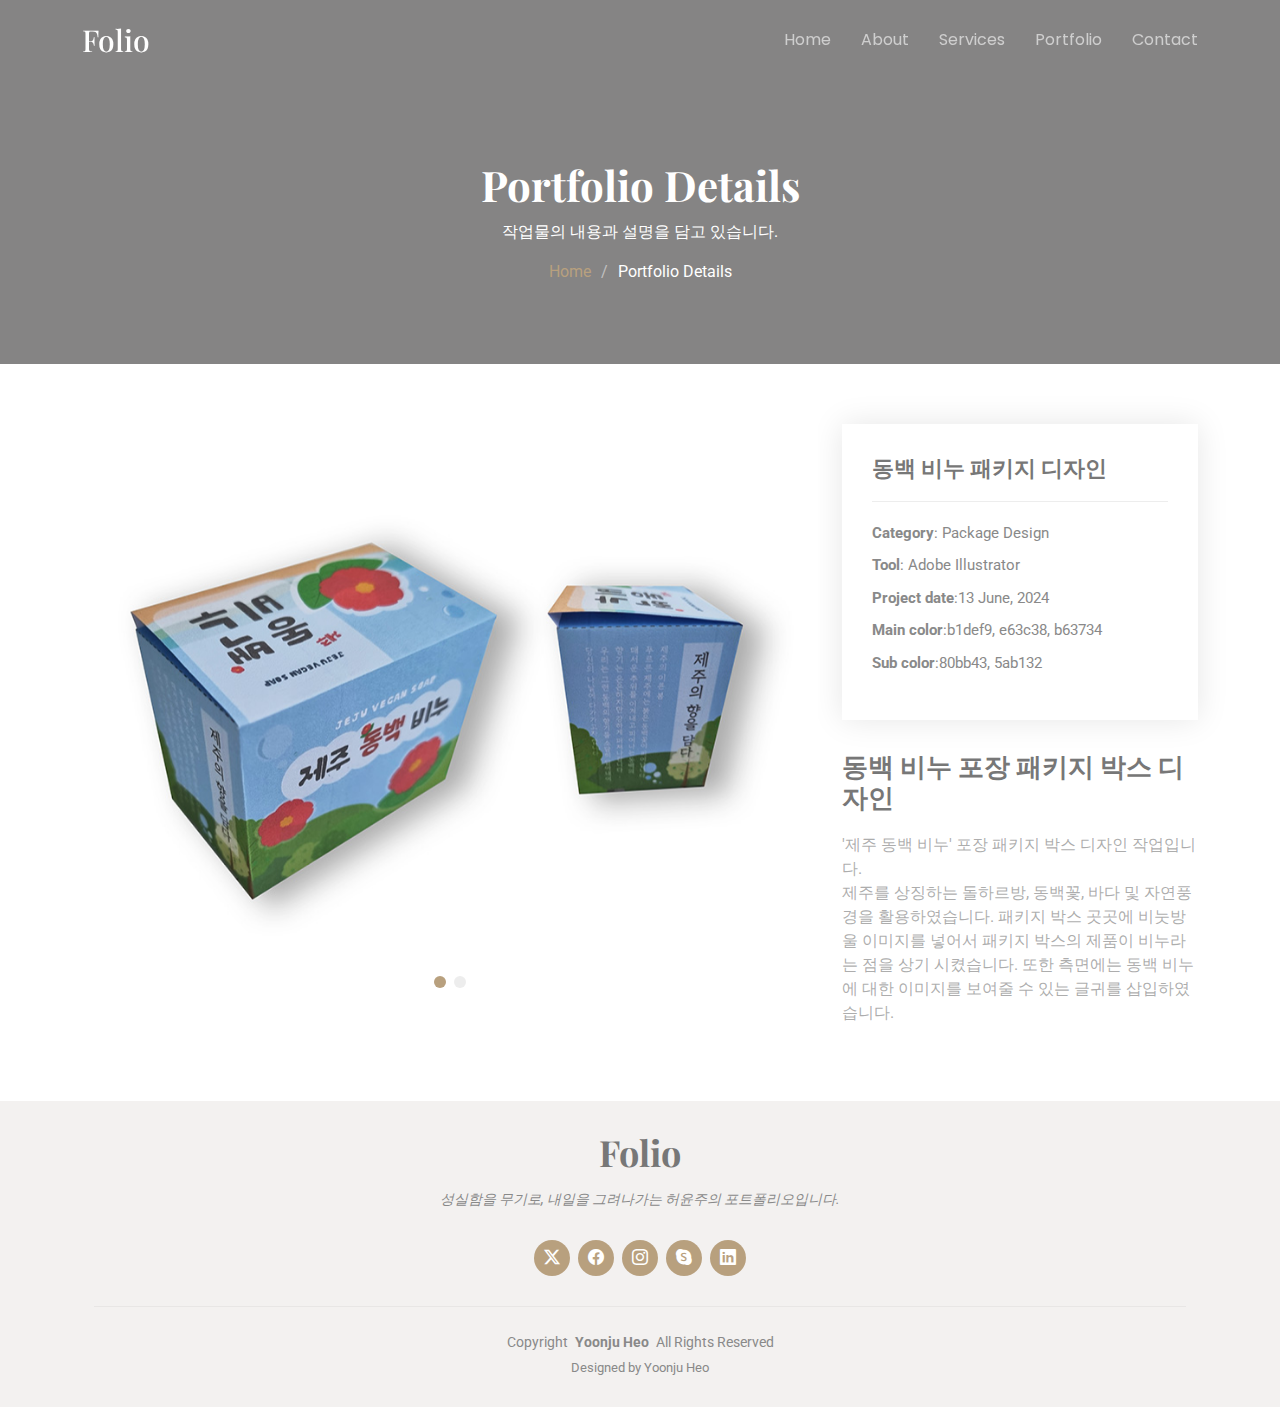
<file: portfolio-details6.html>
<!doctype html>
<html lang="en">
  <head>
    <meta charset="utf-8" />
    <meta content="width=device-width, initial-scale=1.0" name="viewport" />
    <title>Portfolio Details - Folio Bootstrap Template</title>
    <meta name="description" content="" />
    <meta name="keywords" content="" />

    <!-- Favicons -->
    <link href="assets/img/favicon.png" rel="icon" />
    <link href="assets/img/apple-touch-icon.png" rel="apple-touch-icon" />

    <!-- Fonts -->
    <link href="https://fonts.googleapis.com" rel="preconnect" />
    <link href="https://fonts.gstatic.com" rel="preconnect" crossorigin />
    <link
      href="https://fonts.googleapis.com/css2?family=Roboto:ital,wght@0,100;0,300;0,400;0,500;0,700;0,900;1,100;1,300;1,400;1,500;1,700;1,900&family=Poppins:ital,wght@0,100;0,200;0,300;0,400;0,500;0,600;0,700;0,800;0,900;1,100;1,200;1,300;1,400;1,500;1,600;1,700;1,800;1,900&family=Playfair+Display:ital,wght@0,400;0,500;0,600;0,700;0,800;0,900;1,400;1,500;1,600;1,700;1,800;1,900&display=swap"
      rel="stylesheet"
    />

    <!-- Vendor CSS Files -->
    <link
      href="assets/vendor/bootstrap/css/bootstrap.min.css"
      rel="stylesheet"
    />
    <link
      href="assets/vendor/bootstrap-icons/bootstrap-icons.css"
      rel="stylesheet"
    />
    <link href="assets/vendor/aos/aos.css" rel="stylesheet" />
    <link href="assets/vendor/swiper/swiper-bundle.min.css" rel="stylesheet" />
    <link
      href="assets/vendor/glightbox/css/glightbox.min.css"
      rel="stylesheet"
    />

    <!-- Main CSS File -->
    <link href="assets/css/main.css" rel="stylesheet" />
  </head>

  <body class="portfolio-details-page">
    <header id="header" class="header d-flex align-items-center fixed-top">
      <div
        class="container-fluid container-xl position-relative d-flex align-items-center justify-content-between"
      >
        <a href="index.html" class="logo d-flex align-items-center">
          <!-- Uncomment the line below if you also wish to use an image logo -->
          <!-- <img src="assets/img/logo.png" alt=""> -->
          <h1 class="sitename">Folio</h1>
        </a>

        <nav id="navmenu" class="navmenu">
          <ul>
            <li><a href="./index.html#hero">Home</a></li>
            <li><a href="index.html#about">About</a></li>
            <li><a href="index.html#services">Services</a></li>
            <li><a href="index.html#portfolio">Portfolio</a></li>
            <li><a href="index.html#contact">Contact</a></li>
          </ul>
          <i class="mobile-nav-toggle d-xl-none bi bi-list"></i>
        </nav>
      </div>
    </header>

    <main class="main">
      <!-- Page Title -->
      <div class="page-title dark-background">
        <div class="container position-relative">
          <h1>Portfolio Details</h1>
          <p>작업물의 내용과 설명을 담고 있습니다.</p>
          <nav class="breadcrumbs">
            <ol>
              <li><a href="index.html">Home</a></li>
              <li class="current">Portfolio Details</li>
            </ol>
          </nav>
        </div>
      </div>
      <!-- End Page Title -->

      <!-- Portfolio Details Section -->
      <section id="portfolio-details" class="portfolio-details section">
        <div class="container" data-aos="fade-up" data-aos-delay="100">
          <div class="row gy-4">
            <div class="col-lg-8">
              <div class="portfolio-details-slider swiper init-swiper">
                <script type="application/json" class="swiper-config">
                  {
                    "loop": true,
                    "speed": 600,
                    "autoplay": {
                      "delay": 5000
                    },
                    "slidesPerView": "auto",
                    "pagination": {
                      "el": ".swiper-pagination",
                      "type": "bullets",
                      "clickable": true
                    }
                  }
                </script>

                <div class="swiper-wrapper align-items-center">
                  <div class="swiper-slide">
                    <img
                      src="./assets/img/portfolio/dongback-photo.jpg"
                      alt=""
                    />
                  </div>
                  <div class="swiper-slide">
                    <img src="./assets/img/portfolio/dongbaeksoap.jpg" alt="" />
                  </div>
                </div>
                <div class="swiper-pagination"></div>
              </div>
            </div>

            <div class="col-lg-4">
              <div
                class="portfolio-info"
                data-aos="fade-up"
                data-aos-delay="200"
              >
                <h3>동백 비누 패키지 디자인</h3>
                <ul>
                  <li><strong>Category</strong>: Package Design</li>
                  <li><strong>Tool</strong>: Adobe Illustrator</li>
                  <li><strong>Project date</strong>:13 June, 2024</li>
                  <li><strong>Main color</strong>:b1def9, e63c38, b63734</li>
                  <li><strong>Sub color</strong>:80bb43, 5ab132</li>
                </ul>
              </div>
              <div
                class="portfolio-description"
                data-aos="fade-up"
                data-aos-delay="300"
              >
                <h2>동백 비누 포장 패키지 박스 디자인</h2>
                <p>
                  '제주 동백 비누' 포장 패키지 박스 디자인 작업입니다.
                  <br />
                  제주를 상징하는 돌하르방, 동백꽃, 바다 및 자연풍경을
                  활용하였습니다. 패키지 박스 곳곳에 비눗방울 이미지를 넣어서
                  패키지 박스의 제품이 비누라는 점을 상기 시켰습니다. 또한
                  측면에는 동백 비누에 대한 이미지를 보여줄 수 있는 글귀를
                  삽입하였습니다.
                </p>
              </div>
            </div>
          </div>
        </div>
      </section>
      <!-- /Portfolio Details Section -->
    </main>

    <footer id="footer" class="footer light-background">
      <div class="container">
        <h3 class="sitename">Folio</h3>
        <p>성실함을 무기로, 내일을 그려나가는 허윤주의 포트폴리오입니다.</p>
        <div class="social-links d-flex justify-content-center">
          <a href=""><i class="bi bi-twitter-x"></i></a>
          <a href=""><i class="bi bi-facebook"></i></a>
          <a href=""><i class="bi bi-instagram"></i></a>
          <a href=""><i class="bi bi-skype"></i></a>
          <a href=""><i class="bi bi-linkedin"></i></a>
        </div>
        <div class="container">
          <div class="copyright">
            <span>Copyright</span>
            <strong class="px-1 sitename">Yoonju Heo</strong>
            <span>All Rights Reserved</span>
          </div>
          <div class="credits">
            <!-- All the links in the footer should remain intact. -->
            <!-- You can delete the links only if you've purchased the pro version. -->
            <!-- Licensing information: https://bootstrapmade.com/license/ -->
            <!-- Purchase the pro version with working PHP/AJAX contact form: [buy-url] -->
            Designed by Yoonju Heo
          </div>
        </div>
      </div>
    </footer>

    <!-- Scroll Top -->
    <a
      href="#"
      id="scroll-top"
      class="scroll-top d-flex align-items-center justify-content-center"
      ><i class="bi bi-arrow-up-short"></i
    ></a>

    <!-- Preloader -->
    <div id="preloader"></div>

    <!-- Vendor JS Files -->
    <script src="assets/vendor/bootstrap/js/bootstrap.bundle.min.js"></script>
    <script src="assets/vendor/php-email-form/validate.js"></script>
    <script src="assets/vendor/aos/aos.js"></script>
    <script src="assets/vendor/typed.js/typed.umd.js"></script>
    <script src="assets/vendor/swiper/swiper-bundle.min.js"></script>
    <script src="assets/vendor/glightbox/js/glightbox.min.js"></script>
    <script src="assets/vendor/imagesloaded/imagesloaded.pkgd.min.js"></script>
    <script src="assets/vendor/isotope-layout/isotope.pkgd.min.js"></script>

    <!-- Main JS File -->
    <script src="assets/js/main.js"></script>
  </body>
</html>
</file>
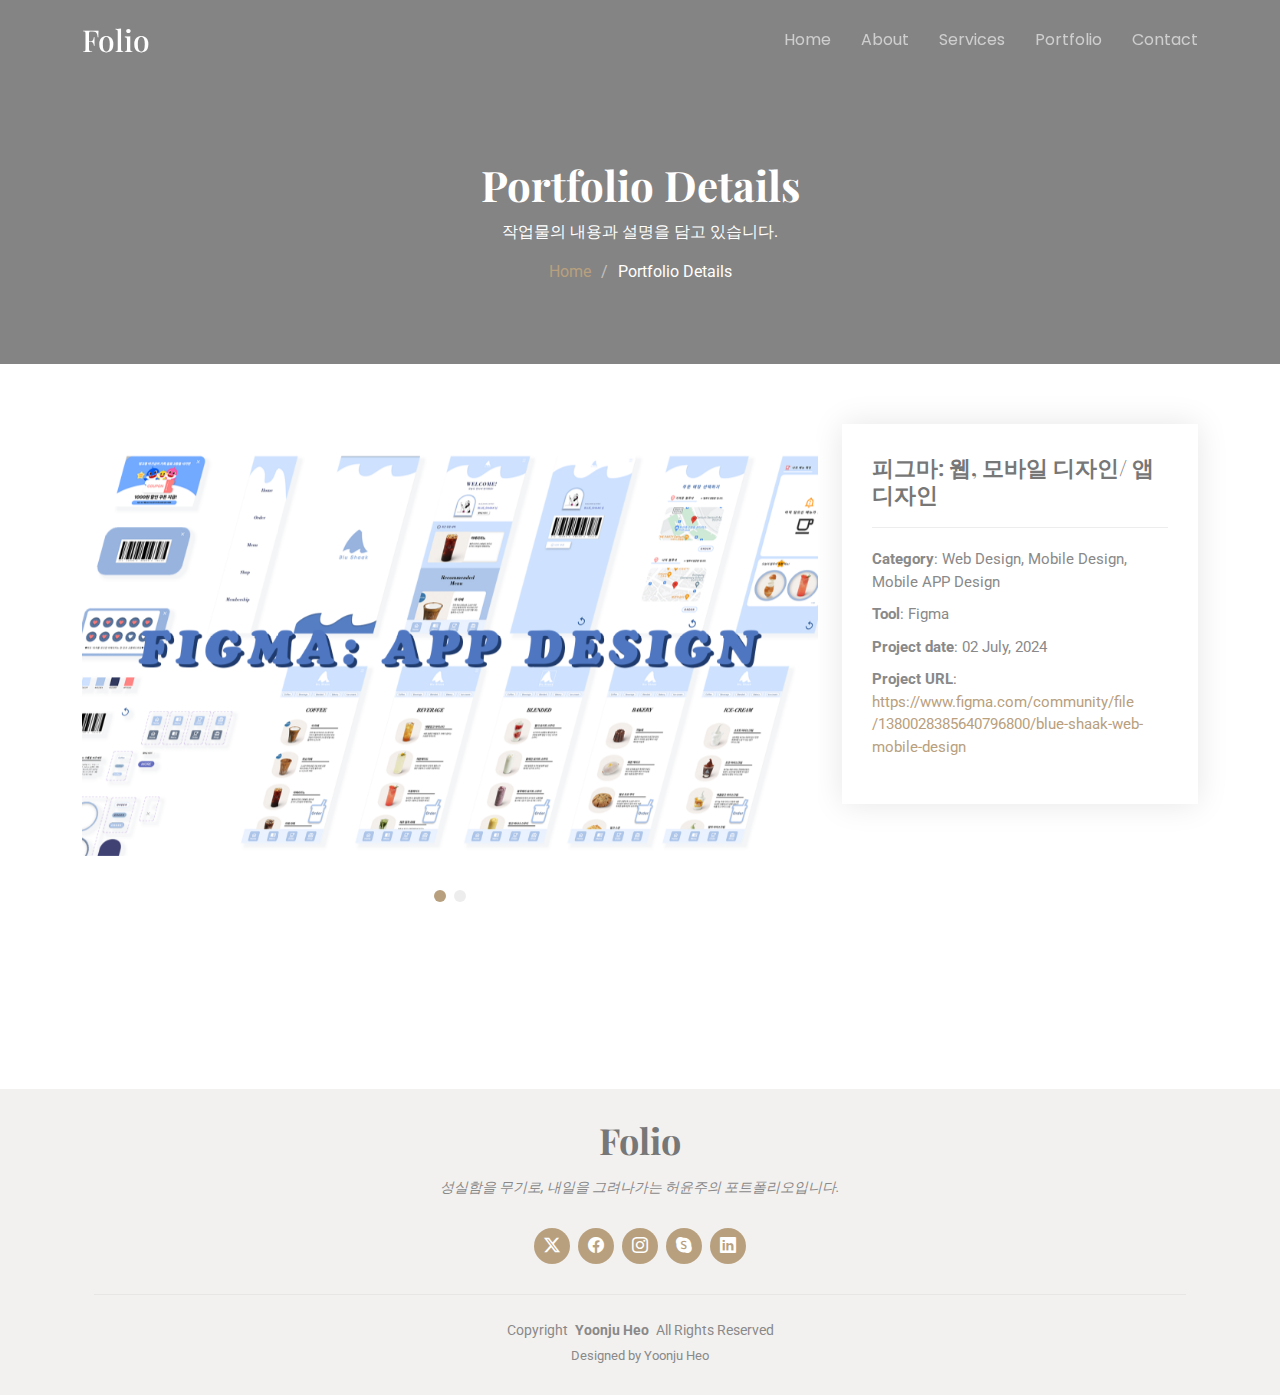
<file: portfolio-details7.html>
<!doctype html>
<html lang="en">
  <head>
    <meta charset="utf-8" />
    <meta content="width=device-width, initial-scale=1.0" name="viewport" />
    <title>Portfolio Details - Folio Bootstrap Template</title>
    <meta name="description" content="" />
    <meta name="keywords" content="" />

    <!-- Favicons -->
    <link href="assets/img/favicon.png" rel="icon" />
    <link href="assets/img/apple-touch-icon.png" rel="apple-touch-icon" />

    <!-- Fonts -->
    <link href="https://fonts.googleapis.com" rel="preconnect" />
    <link href="https://fonts.gstatic.com" rel="preconnect" crossorigin />
    <link
      href="https://fonts.googleapis.com/css2?family=Roboto:ital,wght@0,100;0,300;0,400;0,500;0,700;0,900;1,100;1,300;1,400;1,500;1,700;1,900&family=Poppins:ital,wght@0,100;0,200;0,300;0,400;0,500;0,600;0,700;0,800;0,900;1,100;1,200;1,300;1,400;1,500;1,600;1,700;1,800;1,900&family=Playfair+Display:ital,wght@0,400;0,500;0,600;0,700;0,800;0,900;1,400;1,500;1,600;1,700;1,800;1,900&display=swap"
      rel="stylesheet"
    />

    <!-- Vendor CSS Files -->
    <link
      href="assets/vendor/bootstrap/css/bootstrap.min.css"
      rel="stylesheet"
    />
    <link
      href="assets/vendor/bootstrap-icons/bootstrap-icons.css"
      rel="stylesheet"
    />
    <link href="assets/vendor/aos/aos.css" rel="stylesheet" />
    <link href="assets/vendor/swiper/swiper-bundle.min.css" rel="stylesheet" />
    <link
      href="assets/vendor/glightbox/css/glightbox.min.css"
      rel="stylesheet"
    />

    <!-- Main CSS File -->
    <link href="assets/css/main.css" rel="stylesheet" />
  </head>

  <body class="portfolio-details-page">
    <header id="header" class="header d-flex align-items-center fixed-top">
      <div
        class="container-fluid container-xl position-relative d-flex align-items-center justify-content-between"
      >
        <a href="index.html" class="logo d-flex align-items-center">
          <!-- Uncomment the line below if you also wish to use an image logo -->
          <!-- <img src="assets/img/logo.png" alt=""> -->
          <h1 class="sitename">Folio</h1>
        </a>

        <nav id="navmenu" class="navmenu">
          <ul>
            <li><a href="./index.html#hero">Home</a></li>
            <li><a href="index.html#about">About</a></li>
            <li><a href="index.html#services">Services</a></li>
            <li><a href="index.html#portfolio">Portfolio</a></li>
            <li><a href="index.html#contact">Contact</a></li>
          </ul>
          <i class="mobile-nav-toggle d-xl-none bi bi-list"></i>
        </nav>
      </div>
    </header>

    <main class="main">
      <!-- Page Title -->
      <div class="page-title dark-background">
        <div class="container position-relative">
          <h1>Portfolio Details</h1>
          <p>작업물의 내용과 설명을 담고 있습니다.</p>
          <nav class="breadcrumbs">
            <ol>
              <li><a href="index.html">Home</a></li>
              <li class="current">Portfolio Details</li>
            </ol>
          </nav>
        </div>
      </div>
      <!-- End Page Title -->

      <!-- Portfolio Details Section -->
      <section id="portfolio-details" class="portfolio-details section">
        <div class="container" data-aos="fade-up" data-aos-delay="100">
          <div class="row gy-4">
            <div class="col-lg-8">
              <div class="portfolio-details-slider swiper init-swiper">
                <script type="application/json" class="swiper-config">
                  {
                    "loop": true,
                    "speed": 600,
                    "autoplay": {
                      "delay": 5000
                    },
                    "slidesPerView": "auto",
                    "pagination": {
                      "el": ".swiper-pagination",
                      "type": "bullets",
                      "clickable": true
                    }
                  }
                </script>

                <div class="swiper-wrapper align-items-center">
                  <div class="swiper-slide">
                    <img src="./assets/img/portfolio/figma-first.png" alt="" />
                  </div>

                  <div class="swiper-slide">
                    <img
                      src="./assets/img/portfolio/figma-mobileapp.jpg"
                      alt=""
                    />
                  </div>
                </div>
                <div class="swiper-pagination"></div>
              </div>
            </div>

            <div class="col-lg-4">
              <div
                class="portfolio-info"
                data-aos="fade-up"
                data-aos-delay="200"
              >
                <h3>피그마: 웹, 모바일 디자인/ 앱 디자인</h3>
                <ul>
                  <li>
                    <strong>Category</strong>: Web Design, Mobile Design, Mobile
                    APP Design
                  </li>
                  <li><strong>Tool</strong>: Figma</li>
                  <li><strong>Project date</strong>: 02 July, 2024</li>
                  <li>
                    <strong>Project URL</strong>:
                    <a
                      href="https://www.figma.com/community/file/1380028385640796800/blue-shaak-web-mobile-design"
                      >https://www.figma.com/community/file <br />
                      /1380028385640796800/blue-shaak-web-mobile-design</a
                    >
                  </li>
                </ul>
              </div>
              <div
                class="portfolio-description"
                data-aos="fade-up"
                data-aos-delay="300"
              >
                <h2>'블루샥' 웹-모바일 페이지& 모바일 앱 디자인</h2>
                <p>
                  카페 '블루샥'의 웹 페이지, 모바일 페이지, 모바일 앱 디자인
                  작업을 '피그마'로 진행하였습니다. 블루샥의 이미지에 걸맞는
                  하늘색을 메인 컬러로 설정하여 작업했습니다.
                </p>
              </div>
            </div>
          </div>
        </div>
      </section>
      <!-- /Portfolio Details Section -->
    </main>

    <footer id="footer" class="footer light-background">
      <div class="container">
        <h3 class="sitename">Folio</h3>
        <p>성실함을 무기로, 내일을 그려나가는 허윤주의 포트폴리오입니다.</p>
        <div class="social-links d-flex justify-content-center">
          <a href=""><i class="bi bi-twitter-x"></i></a>
          <a href=""><i class="bi bi-facebook"></i></a>
          <a href=""><i class="bi bi-instagram"></i></a>
          <a href=""><i class="bi bi-skype"></i></a>
          <a href=""><i class="bi bi-linkedin"></i></a>
        </div>
        <div class="container">
          <div class="copyright">
            <span>Copyright</span>
            <strong class="px-1 sitename">Yoonju Heo</strong>
            <span>All Rights Reserved</span>
          </div>
          <div class="credits">
            <!-- All the links in the footer should remain intact. -->
            <!-- You can delete the links only if you've purchased the pro version. -->
            <!-- Licensing information: https://bootstrapmade.com/license/ -->
            <!-- Purchase the pro version with working PHP/AJAX contact form: [buy-url] -->
            Designed by Yoonju Heo
          </div>
        </div>
      </div>
    </footer>

    <!-- Scroll Top -->
    <a
      href="#"
      id="scroll-top"
      class="scroll-top d-flex align-items-center justify-content-center"
      ><i class="bi bi-arrow-up-short"></i
    ></a>

    <!-- Preloader -->
    <div id="preloader"></div>

    <!-- Vendor JS Files -->
    <script src="assets/vendor/bootstrap/js/bootstrap.bundle.min.js"></script>
    <script src="assets/vendor/php-email-form/validate.js"></script>
    <script src="assets/vendor/aos/aos.js"></script>
    <script src="assets/vendor/typed.js/typed.umd.js"></script>
    <script src="assets/vendor/swiper/swiper-bundle.min.js"></script>
    <script src="assets/vendor/glightbox/js/glightbox.min.js"></script>
    <script src="assets/vendor/imagesloaded/imagesloaded.pkgd.min.js"></script>
    <script src="assets/vendor/isotope-layout/isotope.pkgd.min.js"></script>

    <!-- Main JS File -->
    <script src="assets/js/main.js"></script>
  </body>
</html>
</file>
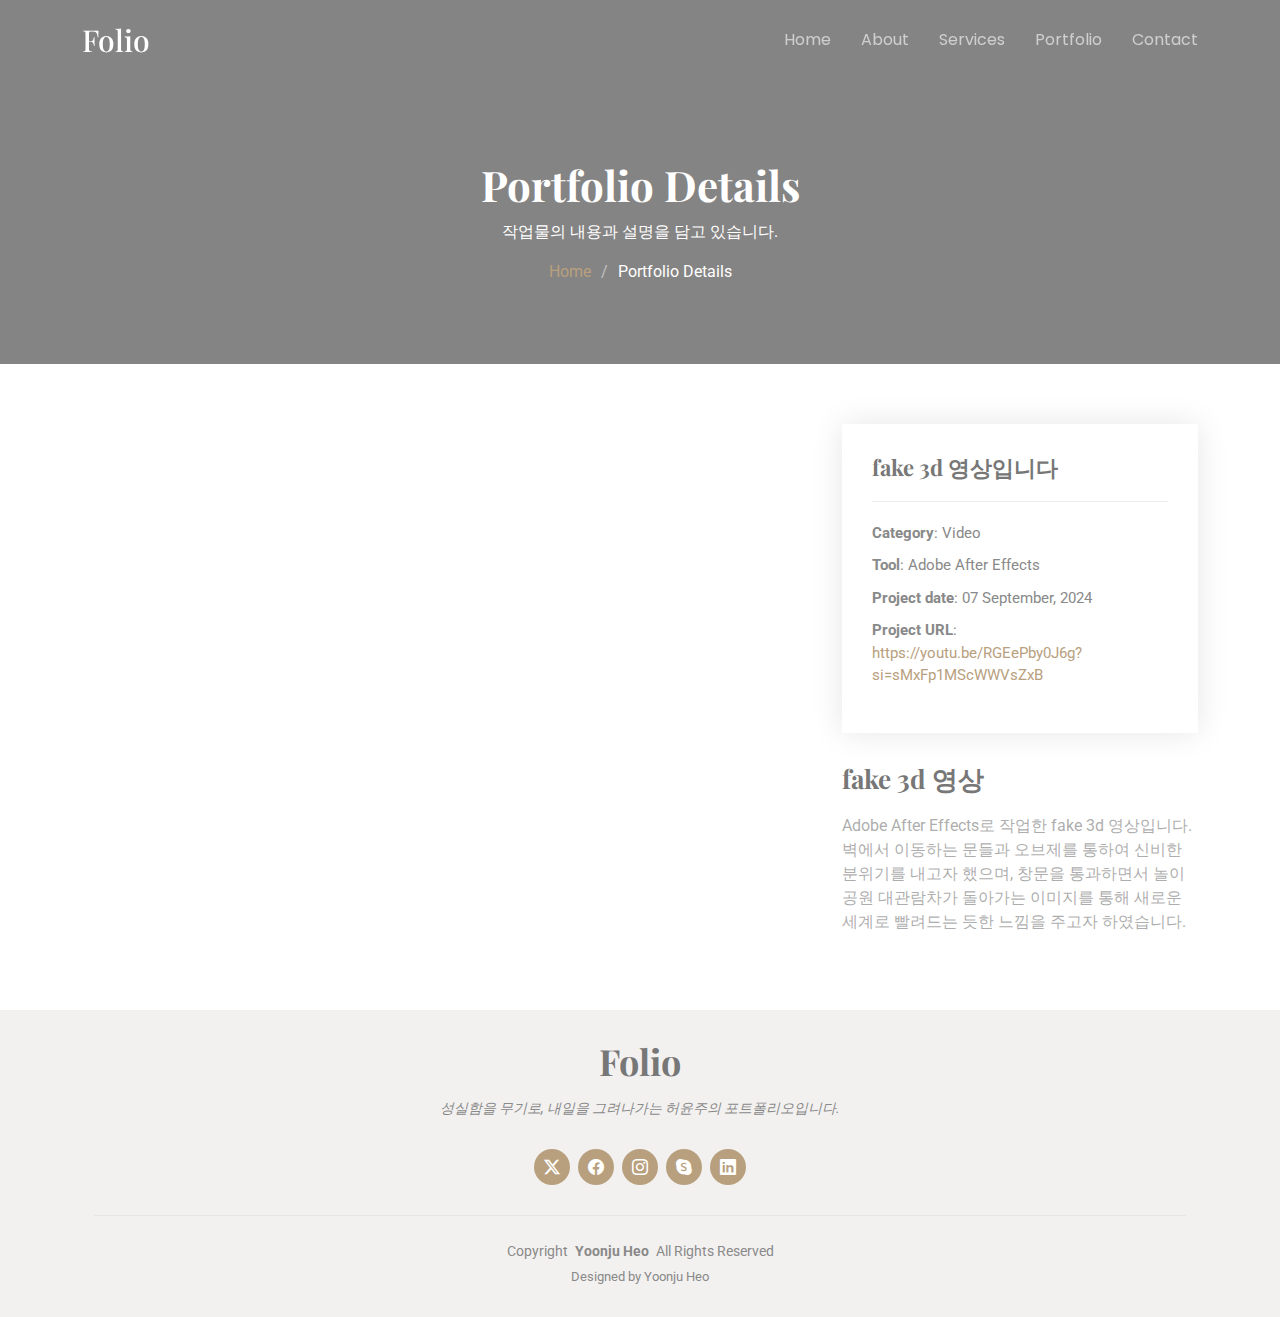
<file: portfolio-details8.html>
<!doctype html>
<html lang="en">
  <head>
    <meta charset="utf-8" />
    <meta content="width=device-width, initial-scale=1.0" name="viewport" />
    <title>Portfolio Details - Folio Bootstrap Template</title>
    <meta name="description" content="" />
    <meta name="keywords" content="" />

    <!-- Favicons -->
    <link href="assets/img/favicon.png" rel="icon" />
    <link href="assets/img/apple-touch-icon.png" rel="apple-touch-icon" />

    <!-- Fonts -->
    <link href="https://fonts.googleapis.com" rel="preconnect" />
    <link href="https://fonts.gstatic.com" rel="preconnect" crossorigin />
    <link
      href="https://fonts.googleapis.com/css2?family=Roboto:ital,wght@0,100;0,300;0,400;0,500;0,700;0,900;1,100;1,300;1,400;1,500;1,700;1,900&family=Poppins:ital,wght@0,100;0,200;0,300;0,400;0,500;0,600;0,700;0,800;0,900;1,100;1,200;1,300;1,400;1,500;1,600;1,700;1,800;1,900&family=Playfair+Display:ital,wght@0,400;0,500;0,600;0,700;0,800;0,900;1,400;1,500;1,600;1,700;1,800;1,900&display=swap"
      rel="stylesheet"
    />

    <!-- Vendor CSS Files -->
    <link
      href="assets/vendor/bootstrap/css/bootstrap.min.css"
      rel="stylesheet"
    />
    <link
      href="assets/vendor/bootstrap-icons/bootstrap-icons.css"
      rel="stylesheet"
    />
    <link href="assets/vendor/aos/aos.css" rel="stylesheet" />
    <link href="assets/vendor/swiper/swiper-bundle.min.css" rel="stylesheet" />
    <link
      href="assets/vendor/glightbox/css/glightbox.min.css"
      rel="stylesheet"
    />

    <!-- Main CSS File -->
    <link href="assets/css/main.css" rel="stylesheet" />
  </head>

  <body class="portfolio-details-page">
    <header id="header" class="header d-flex align-items-center fixed-top">
      <div
        class="container-fluid container-xl position-relative d-flex align-items-center justify-content-between"
      >
        <a href="index.html" class="logo d-flex align-items-center">
          <!-- Uncomment the line below if you also wish to use an image logo -->
          <!-- <img src="assets/img/logo.png" alt=""> -->
          <h1 class="sitename">Folio</h1>
        </a>

        <nav id="navmenu" class="navmenu">
          <ul>
            <li><a href="./index.html#hero">Home</a></li>
            <li><a href="index.html#about">About</a></li>
            <li><a href="index.html#services">Services</a></li>
            <li><a href="index.html#portfolio">Portfolio</a></li>
            <li><a href="index.html#contact">Contact</a></li>
          </ul>
          <i class="mobile-nav-toggle d-xl-none bi bi-list"></i>
        </nav>
      </div>
    </header>

    <main class="main">
      <!-- Page Title -->
      <div class="page-title dark-background">
        <div class="container position-relative">
          <h1>Portfolio Details</h1>
          <p>작업물의 내용과 설명을 담고 있습니다.</p>
          <nav class="breadcrumbs">
            <ol>
              <li><a href="index.html">Home</a></li>
              <li class="current">Portfolio Details</li>
            </ol>
          </nav>
        </div>
      </div>
      <!-- End Page Title -->

      <!-- Portfolio Details Section -->
      <section id="portfolio-details" class="portfolio-details section">
        <div class="container" data-aos="fade-up" data-aos-delay="100">
          <div class="row gy-4">
            <div class="col-lg-8">
              <div class="portfolio-details-slider swiper init-swiper">
                <script type="application/json" class="swiper-config">
                  {
                    "loop": true,
                    "speed": 600,
                    "autoplay": {
                      "delay": 5000
                    },
                    "slidesPerView": "auto",
                    "pagination": {
                      "el": ".swiper-pagination",
                      "type": "bullets",
                      "clickable": true
                    }
                  }
                </script>

                <div class="swiper-wrapper align-items-center">
                  <div class="swiper-slide">
                    <iframe
                      width="560"
                      height="315"
                      src="https://www.youtube.com/embed/RGEePby0J6g?si=Ryd88IckDIOlFHu8"
                      title="YouTube video player"
                      frameborder="0"
                      allow="accelerometer; autoplay; clipboard-write; encrypted-media; gyroscope; picture-in-picture; web-share"
                      referrerpolicy="strict-origin-when-cross-origin"
                      allowfullscreen
                    ></iframe>
                  </div>
                  >
                </div>
                <div class="swiper-pagination"></div>
              </div>
            </div>

            <div class="col-lg-4">
              <div
                class="portfolio-info"
                data-aos="fade-up"
                data-aos-delay="200"
              >
                <h3>fake 3d 영상입니다</h3>
                <ul>
                  <li><strong>Category</strong>: Video</li>
                  <li><strong>Tool</strong>: Adobe After Effects</li>
                  <li><strong>Project date</strong>: 07 September, 2024</li>
                  <li>
                    <strong>Project URL</strong>:
                    <a href="https://youtu.be/RGEePby0J6g?si=sMxFp1MScWWVsZxB"
                      >https://youtu.be/RGEePby0J6g?si=sMxFp1MScWWVsZxB</a
                    >
                  </li>
                </ul>
              </div>
              <div
                class="portfolio-description"
                data-aos="fade-up"
                data-aos-delay="300"
              >
                <h2>fake 3d 영상</h2>
                <p>
                  Adobe After Effects로 작업한 fake 3d 영상입니다. <br />
                  벽에서 이동하는 문들과 오브제를 통하여 신비한 분위기를 내고자
                  했으며, 창문을 통과하면서 놀이공원 대관람차가 돌아가는
                  이미지를 통해 새로운 세계로 빨려드는 듯한 느낌을 주고자
                  하였습니다.
                </p>
              </div>
            </div>
          </div>
        </div>
      </section>
      <!-- /Portfolio Details Section -->
    </main>

    <footer id="footer" class="footer light-background">
      <div class="container">
        <h3 class="sitename">Folio</h3>
        <p>성실함을 무기로, 내일을 그려나가는 허윤주의 포트폴리오입니다.</p>
        <div class="social-links d-flex justify-content-center">
          <a href=""><i class="bi bi-twitter-x"></i></a>
          <a href=""><i class="bi bi-facebook"></i></a>
          <a href=""><i class="bi bi-instagram"></i></a>
          <a href=""><i class="bi bi-skype"></i></a>
          <a href=""><i class="bi bi-linkedin"></i></a>
        </div>
        <div class="container">
          <div class="copyright">
            <span>Copyright</span>
            <strong class="px-1 sitename">Yoonju Heo</strong>
            <span>All Rights Reserved</span>
          </div>
          <div class="credits">
            <!-- All the links in the footer should remain intact. -->
            <!-- You can delete the links only if you've purchased the pro version. -->
            <!-- Licensing information: https://bootstrapmade.com/license/ -->
            <!-- Purchase the pro version with working PHP/AJAX contact form: [buy-url] -->
            Designed by Yoonju Heo
          </div>
        </div>
      </div>
    </footer>

    <!-- Scroll Top -->
    <a
      href="#"
      id="scroll-top"
      class="scroll-top d-flex align-items-center justify-content-center"
      ><i class="bi bi-arrow-up-short"></i
    ></a>

    <!-- Preloader -->
    <div id="preloader"></div>

    <!-- Vendor JS Files -->
    <script src="assets/vendor/bootstrap/js/bootstrap.bundle.min.js"></script>
    <script src="assets/vendor/php-email-form/validate.js"></script>
    <script src="assets/vendor/aos/aos.js"></script>
    <script src="assets/vendor/typed.js/typed.umd.js"></script>
    <script src="assets/vendor/swiper/swiper-bundle.min.js"></script>
    <script src="assets/vendor/glightbox/js/glightbox.min.js"></script>
    <script src="assets/vendor/imagesloaded/imagesloaded.pkgd.min.js"></script>
    <script src="assets/vendor/isotope-layout/isotope.pkgd.min.js"></script>

    <!-- Main JS File -->
    <script src="assets/js/main.js"></script>
  </body>
</html>
</file>
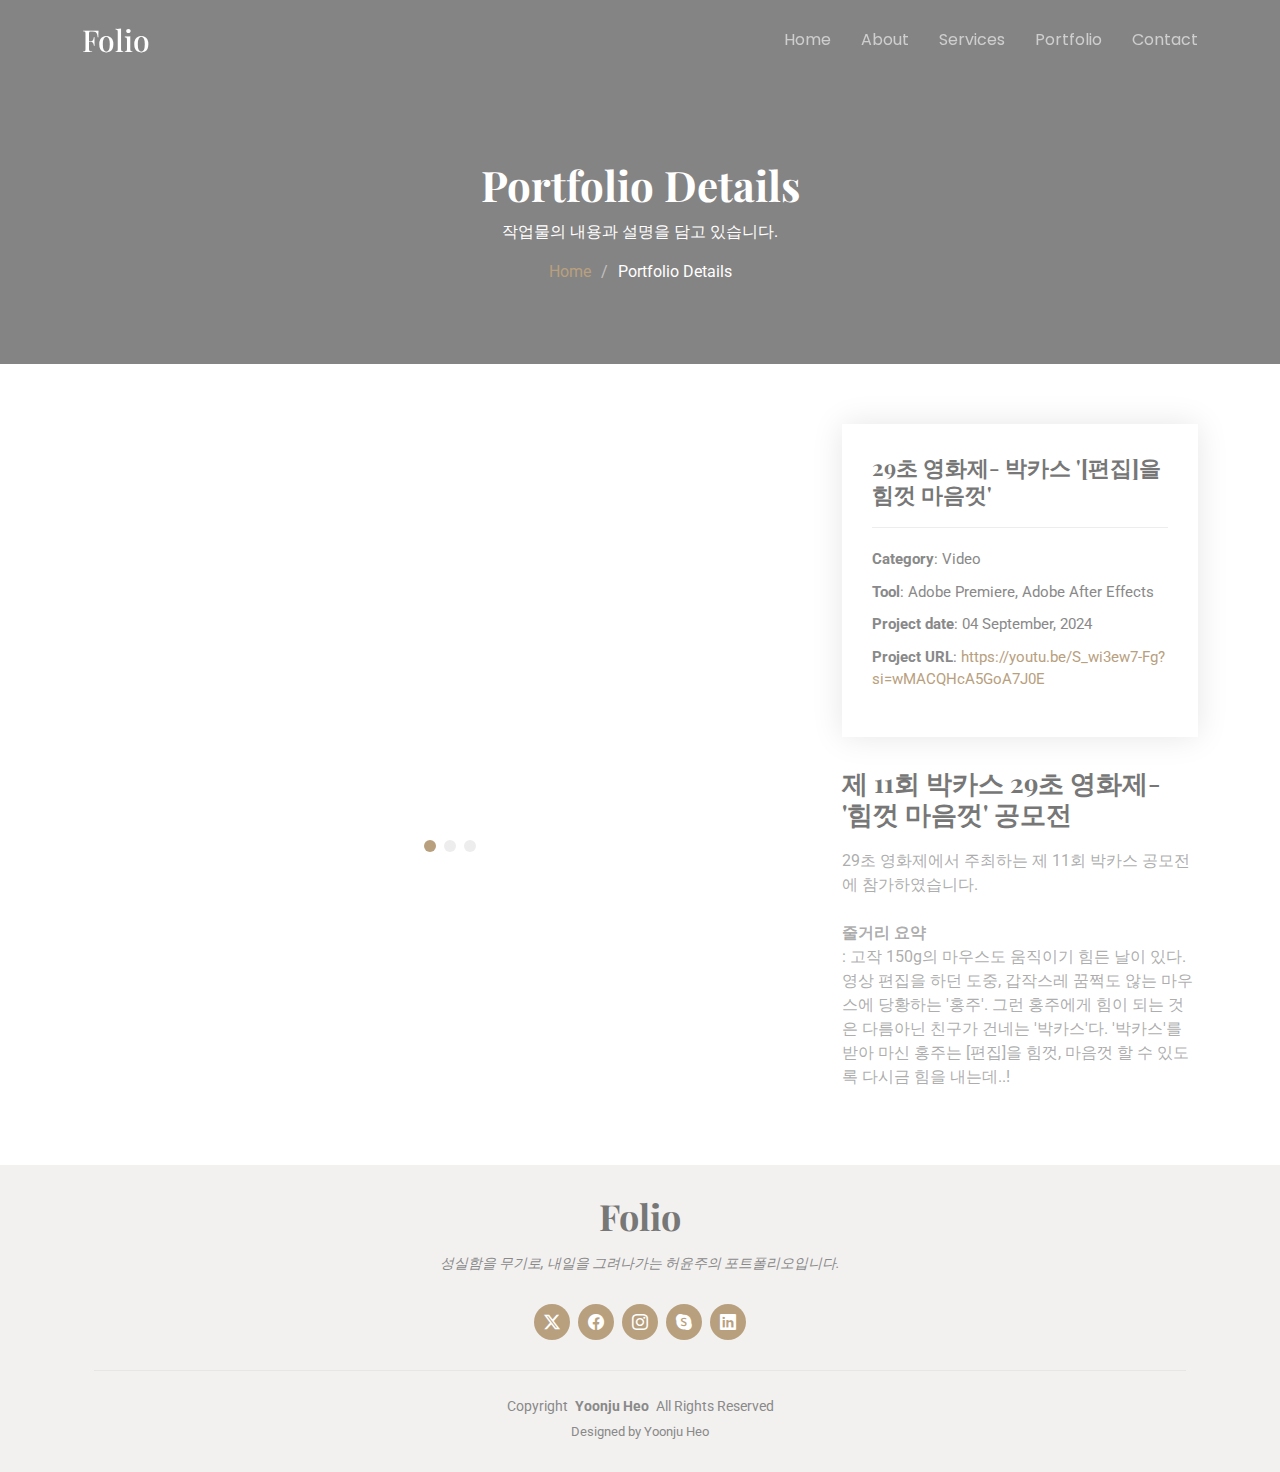
<file: portfolio-details9.html>
<!doctype html>
<html lang="en">
  <head>
    <meta charset="utf-8" />
    <meta content="width=device-width, initial-scale=1.0" name="viewport" />
    <title>Portfolio Details - Folio Bootstrap Template</title>
    <meta name="description" content="" />
    <meta name="keywords" content="" />

    <!-- Favicons -->
    <link href="assets/img/favicon.png" rel="icon" />
    <link href="assets/img/apple-touch-icon.png" rel="apple-touch-icon" />

    <!-- Fonts -->
    <link href="https://fonts.googleapis.com" rel="preconnect" />
    <link href="https://fonts.gstatic.com" rel="preconnect" crossorigin />
    <link
      href="https://fonts.googleapis.com/css2?family=Roboto:ital,wght@0,100;0,300;0,400;0,500;0,700;0,900;1,100;1,300;1,400;1,500;1,700;1,900&family=Poppins:ital,wght@0,100;0,200;0,300;0,400;0,500;0,600;0,700;0,800;0,900;1,100;1,200;1,300;1,400;1,500;1,600;1,700;1,800;1,900&family=Playfair+Display:ital,wght@0,400;0,500;0,600;0,700;0,800;0,900;1,400;1,500;1,600;1,700;1,800;1,900&display=swap"
      rel="stylesheet"
    />

    <!-- Vendor CSS Files -->
    <link
      href="assets/vendor/bootstrap/css/bootstrap.min.css"
      rel="stylesheet"
    />
    <link
      href="assets/vendor/bootstrap-icons/bootstrap-icons.css"
      rel="stylesheet"
    />
    <link href="assets/vendor/aos/aos.css" rel="stylesheet" />
    <link href="assets/vendor/swiper/swiper-bundle.min.css" rel="stylesheet" />
    <link
      href="assets/vendor/glightbox/css/glightbox.min.css"
      rel="stylesheet"
    />

    <!-- Main CSS File -->
    <link href="assets/css/main.css" rel="stylesheet" />
  </head>

  <body class="portfolio-details-page">
    <header id="header" class="header d-flex align-items-center fixed-top">
      <div
        class="container-fluid container-xl position-relative d-flex align-items-center justify-content-between"
      >
        <a href="index.html" class="logo d-flex align-items-center">
          <!-- Uncomment the line below if you also wish to use an image logo -->
          <!-- <img src="assets/img/logo.png" alt=""> -->
          <h1 class="sitename">Folio</h1>
        </a>

        <nav id="navmenu" class="navmenu">
          <ul>
            <li><a href="./index.html#hero">Home</a></li>
            <li><a href="index.html#about">About</a></li>
            <li><a href="index.html#services">Services</a></li>
            <li><a href="index.html#portfolio">Portfolio</a></li>
            <li><a href="index.html#contact">Contact</a></li>
          </ul>
          <i class="mobile-nav-toggle d-xl-none bi bi-list"></i>
        </nav>
      </div>
    </header>

    <main class="main">
      <!-- Page Title -->
      <div class="page-title dark-background">
        <div class="container position-relative">
          <h1>Portfolio Details</h1>
          <p>작업물의 내용과 설명을 담고 있습니다.</p>
          <nav class="breadcrumbs">
            <ol>
              <li><a href="index.html">Home</a></li>
              <li class="current">Portfolio Details</li>
            </ol>
          </nav>
        </div>
      </div>
      <!-- End Page Title -->

      <!-- Portfolio Details Section -->
      <section id="portfolio-details" class="portfolio-details section">
        <div class="container" data-aos="fade-up" data-aos-delay="100">
          <div class="row gy-4">
            <div class="col-lg-8">
              <div class="portfolio-details-slider swiper init-swiper">
                <script type="application/json" class="swiper-config">
                  {
                    "loop": true,
                    "speed": 600,
                    "autoplay": {
                      "delay": 5000
                    },
                    "slidesPerView": "auto",
                    "pagination": {
                      "el": ".swiper-pagination",
                      "type": "bullets",
                      "clickable": true
                    }
                  }
                </script>

                <div class="swiper-wrapper align-items-center">
                  <div class="swiper-slide">
                    <iframe
                      width="560"
                      height="315"
                      src="https://www.youtube.com/embed/S_wi3ew7-Fg?si=S_5KcvZC_lezE-Ik"
                      title="YouTube video player"
                      frameborder="0"
                      allow="accelerometer; autoplay; clipboard-write; encrypted-media; gyroscope; picture-in-picture; web-share"
                      referrerpolicy="strict-origin-when-cross-origin"
                      allowfullscreen
                    ></iframe>
                  </div>
                  <div class="swiper-slide">
                    <img src="./assets/img/portfolio/bakkas.jpg" alt="" />
                  </div>
                  <div class="swiper-slide">
                    <img src="./assets/img/portfolio/29s.png" alt="" />
                  </div>
                </div>
                <div class="swiper-pagination"></div>
              </div>
            </div>

            <div class="col-lg-4">
              <div
                class="portfolio-info"
                data-aos="fade-up"
                data-aos-delay="200"
              >
                <h3>29초 영화제- 박카스 '[편집]을 힘껏 마음껏'</h3>
                <ul>
                  <li><strong>Category</strong>: Video</li>
                  <li>
                    <strong>Tool</strong>: Adobe Premiere, Adobe After Effects
                  </li>
                  <li><strong>Project date</strong>: 04 September, 2024</li>
                  <li>
                    <strong>Project URL</strong>:
                    <a href="https://youtu.be/S_wi3ew7-Fg?si=wMACQHcA5GoA7J0E"
                      >https://youtu.be/S_wi3ew7-Fg?si=wMACQHcA5GoA7J0E</a
                    >
                  </li>
                </ul>
              </div>
              <div
                class="portfolio-description"
                data-aos="fade-up"
                data-aos-delay="300"
              >
                <h2>
                  제 11회 박카스 29초 영화제- <br />
                  '힘껏 마음껏' 공모전
                </h2>
                <p>
                  29초 영화제에서 주최하는 제 11회 박카스 공모전에
                  참가하였습니다. <br />
                  <br />
                  <b>줄거리 요약</b> <br />
                  : 고작 150g의 마우스도 움직이기 힘든 날이 있다. 영상 편집을
                  하던 도중, 갑작스레 꿈쩍도 않는 마우스에 당황하는 '홍주'. 그런
                  홍주에게 힘이 되는 것은 다름아닌 친구가 건네는 '박카스'다.
                  '박카스'를 받아 마신 홍주는 [편집]을 힘껏, 마음껏 할 수 있도록
                  다시금 힘을 내는데..!
                </p>
              </div>
            </div>
          </div>
        </div>
      </section>
      <!-- /Portfolio Details Section -->
    </main>

    <footer id="footer" class="footer light-background">
      <div class="container">
        <h3 class="sitename">Folio</h3>
        <p>
          성실함을 무기로, 내일을 그려나가는 허윤주의 포트폴리오입니다.
        </p>
        <div class="social-links d-flex justify-content-center">
          <a href=""><i class="bi bi-twitter-x"></i></a>
          <a href=""><i class="bi bi-facebook"></i></a>
          <a href=""><i class="bi bi-instagram"></i></a>
          <a href=""><i class="bi bi-skype"></i></a>
          <a href=""><i class="bi bi-linkedin"></i></a>
        </div>
        <div class="container">
          <div class="copyright">
            <span>Copyright</span>
            <strong class="px-1 sitename">Yoonju Heo</strong>
            <span>All Rights Reserved</span>
          </div>
          <div class="credits">
            <!-- All the links in the footer should remain intact. -->
            <!-- You can delete the links only if you've purchased the pro version. -->
            <!-- Licensing information: https://bootstrapmade.com/license/ -->
            <!-- Purchase the pro version with working PHP/AJAX contact form: [buy-url] -->
            Designed by Yoonju Heo
          </div>
        </div>
      </div>
    </footer>

    <!-- Scroll Top -->
    <a
      href="#"
      id="scroll-top"
      class="scroll-top d-flex align-items-center justify-content-center"
      ><i class="bi bi-arrow-up-short"></i
    ></a>

    <!-- Preloader -->
    <div id="preloader"></div>

    <!-- Vendor JS Files -->
    <script src="assets/vendor/bootstrap/js/bootstrap.bundle.min.js"></script>
    <script src="assets/vendor/php-email-form/validate.js"></script>
    <script src="assets/vendor/aos/aos.js"></script>
    <script src="assets/vendor/typed.js/typed.umd.js"></script>
    <script src="assets/vendor/swiper/swiper-bundle.min.js"></script>
    <script src="assets/vendor/glightbox/js/glightbox.min.js"></script>
    <script src="assets/vendor/imagesloaded/imagesloaded.pkgd.min.js"></script>
    <script src="assets/vendor/isotope-layout/isotope.pkgd.min.js"></script>

    <!-- Main JS File -->
    <script src="assets/js/main.js"></script>
  </body>
</html>
</file>
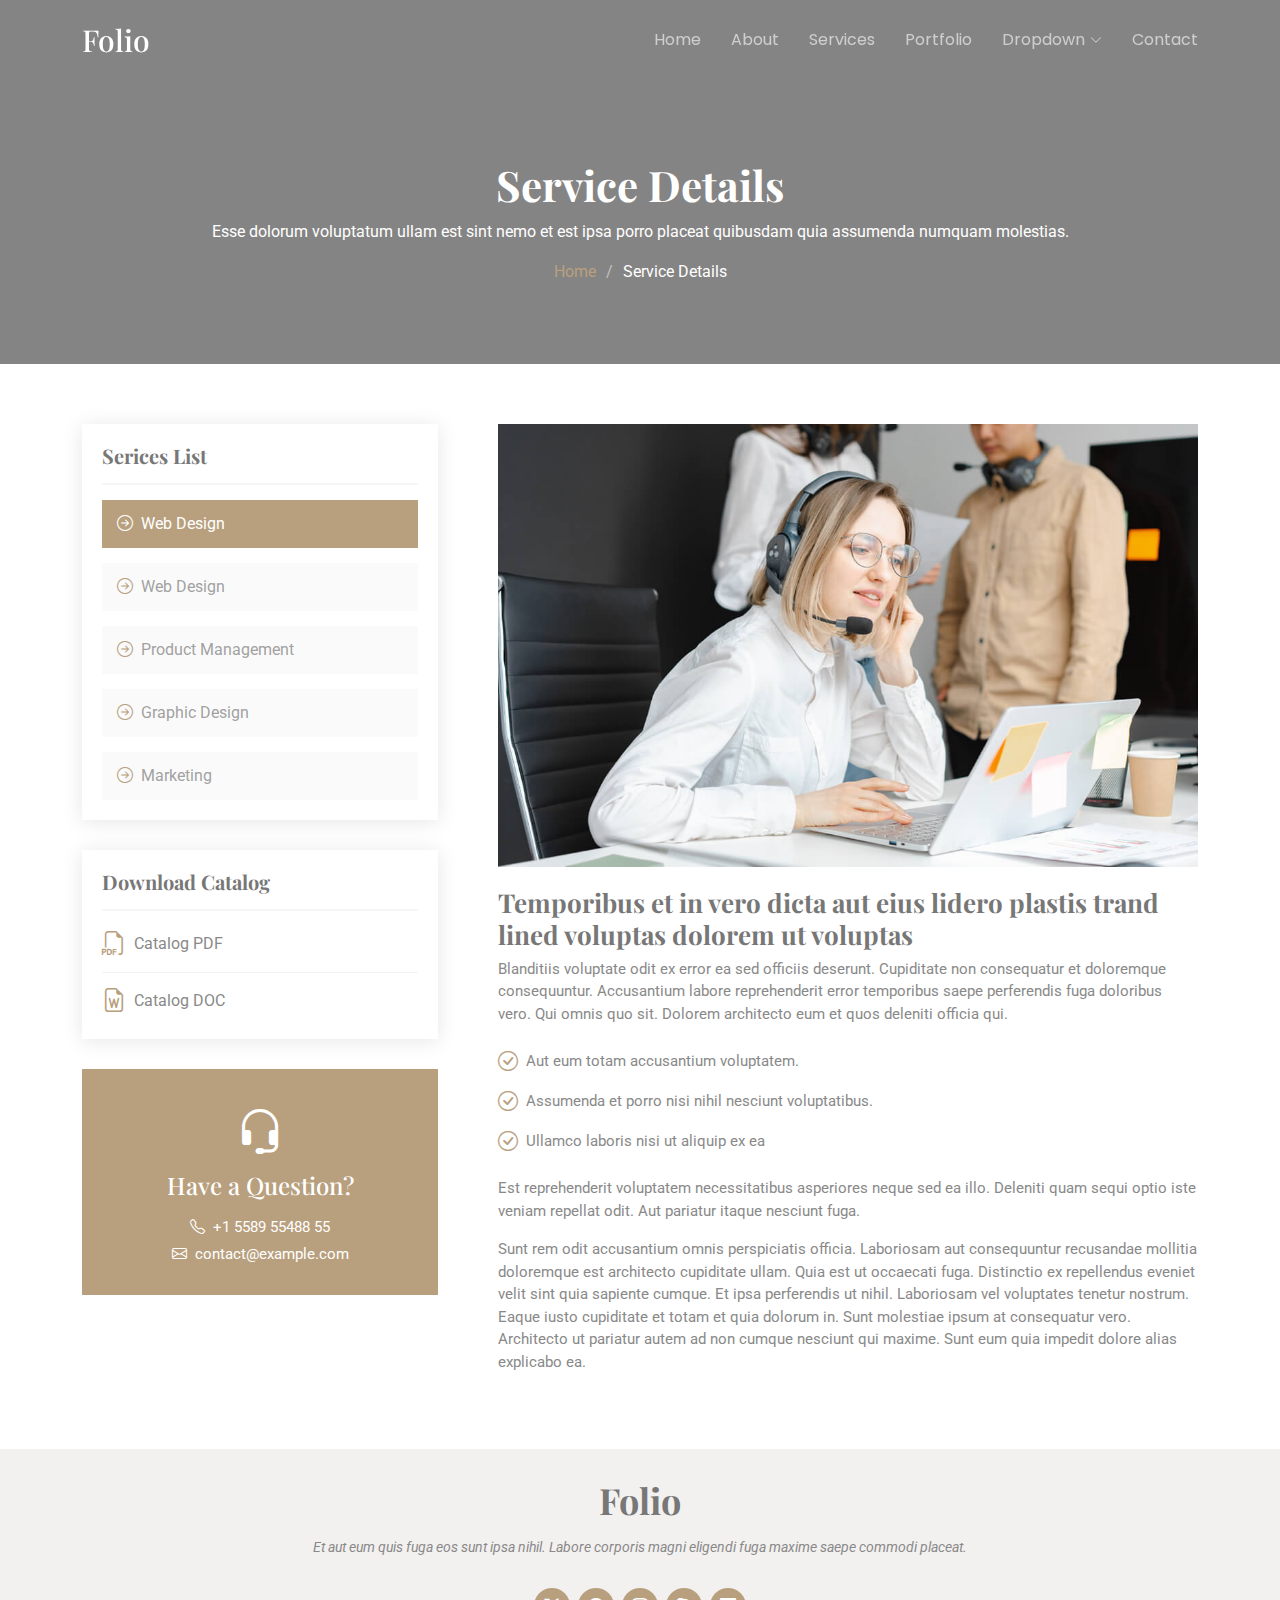
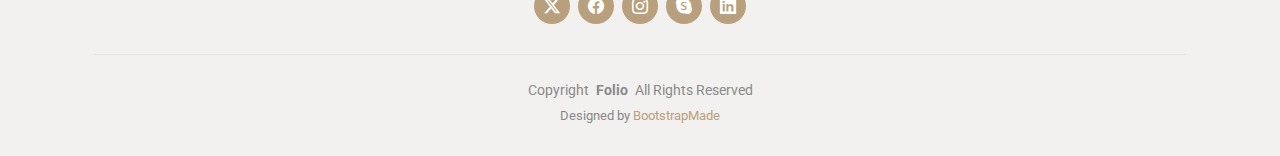
<file: service-details.html>
<!DOCTYPE html>
<html lang="en">

<head>
  <meta charset="utf-8">
  <meta content="width=device-width, initial-scale=1.0" name="viewport">
  <title>Service Details - Folio Bootstrap Template</title>
  <meta name="description" content="">
  <meta name="keywords" content="">

  <!-- Favicons -->
  <link href="assets/img/favicon.png" rel="icon">
  <link href="assets/img/apple-touch-icon.png" rel="apple-touch-icon">

  <!-- Fonts -->
  <link href="https://fonts.googleapis.com" rel="preconnect">
  <link href="https://fonts.gstatic.com" rel="preconnect" crossorigin>
  <link href="https://fonts.googleapis.com/css2?family=Roboto:ital,wght@0,100;0,300;0,400;0,500;0,700;0,900;1,100;1,300;1,400;1,500;1,700;1,900&family=Poppins:ital,wght@0,100;0,200;0,300;0,400;0,500;0,600;0,700;0,800;0,900;1,100;1,200;1,300;1,400;1,500;1,600;1,700;1,800;1,900&family=Playfair+Display:ital,wght@0,400;0,500;0,600;0,700;0,800;0,900;1,400;1,500;1,600;1,700;1,800;1,900&display=swap" rel="stylesheet">

  <!-- Vendor CSS Files -->
  <link href="assets/vendor/bootstrap/css/bootstrap.min.css" rel="stylesheet">
  <link href="assets/vendor/bootstrap-icons/bootstrap-icons.css" rel="stylesheet">
  <link href="assets/vendor/aos/aos.css" rel="stylesheet">
  <link href="assets/vendor/swiper/swiper-bundle.min.css" rel="stylesheet">
  <link href="assets/vendor/glightbox/css/glightbox.min.css" rel="stylesheet">

  <!-- Main CSS File -->
  <link href="assets/css/main.css" rel="stylesheet">

  <!-- =======================================================
  * Template Name: Folio
  * Template URL: https://bootstrapmade.com/folio-bootstrap-portfolio-template/
  * Updated: Aug 08 2024 with Bootstrap v5.3.3
  * Author: BootstrapMade.com
  * License: https://bootstrapmade.com/license/
  ======================================================== -->
</head>

<body class="service-details-page">

  <header id="header" class="header d-flex align-items-center fixed-top">
    <div class="container-fluid container-xl position-relative d-flex align-items-center justify-content-between">

      <a href="index.html" class="logo d-flex align-items-center">
        <!-- Uncomment the line below if you also wish to use an image logo -->
        <!-- <img src="assets/img/logo.png" alt=""> -->
        <h1 class="sitename">Folio</h1>
      </a>

      <nav id="navmenu" class="navmenu">
        <ul>
          <li><a href="#hero">Home</a></li>
          <li><a href="#about">About</a></li>
          <li><a href="#services">Services</a></li>
          <li><a href="#portfolio">Portfolio</a></li>
          <li class="dropdown"><a href="#"><span>Dropdown</span> <i class="bi bi-chevron-down toggle-dropdown"></i></a>
            <ul>
              <li><a href="#">Dropdown 1</a></li>
              <li class="dropdown"><a href="#"><span>Deep Dropdown</span> <i class="bi bi-chevron-down toggle-dropdown"></i></a>
                <ul>
                  <li><a href="#">Deep Dropdown 1</a></li>
                  <li><a href="#">Deep Dropdown 2</a></li>
                  <li><a href="#">Deep Dropdown 3</a></li>
                  <li><a href="#">Deep Dropdown 4</a></li>
                  <li><a href="#">Deep Dropdown 5</a></li>
                </ul>
              </li>
              <li><a href="#">Dropdown 2</a></li>
              <li><a href="#">Dropdown 3</a></li>
              <li><a href="#">Dropdown 4</a></li>
            </ul>
          </li>
          <li><a href="#contact">Contact</a></li>
        </ul>
        <i class="mobile-nav-toggle d-xl-none bi bi-list"></i>
      </nav>

    </div>
  </header>

  <main class="main">

    <!-- Page Title -->
    <div class="page-title dark-background">
      <div class="container position-relative">
        <h1>Service Details</h1>
        <p>Esse dolorum voluptatum ullam est sint nemo et est ipsa porro placeat quibusdam quia assumenda numquam molestias.</p>
        <nav class="breadcrumbs">
          <ol>
            <li><a href="index.html">Home</a></li>
            <li class="current">Service Details</li>
          </ol>
        </nav>
      </div>
    </div><!-- End Page Title -->

    <!-- Service Details Section -->
    <section id="service-details" class="service-details section">

      <div class="container">

        <div class="row gy-5">

          <div class="col-lg-4" data-aos="fade-up" data-aos-delay="100">

            <div class="service-box">
              <h4>Serices List</h4>
              <div class="services-list">
                <a href="#" class="active"><i class="bi bi-arrow-right-circle"></i><span>Web Design</span></a>
                <a href="#"><i class="bi bi-arrow-right-circle"></i><span>Web Design</span></a>
                <a href="#"><i class="bi bi-arrow-right-circle"></i><span>Product Management</span></a>
                <a href="#"><i class="bi bi-arrow-right-circle"></i><span>Graphic Design</span></a>
                <a href="#"><i class="bi bi-arrow-right-circle"></i><span>Marketing</span></a>
              </div>
            </div><!-- End Services List -->

            <div class="service-box">
              <h4>Download Catalog</h4>
              <div class="download-catalog">
                <a href="#"><i class="bi bi-filetype-pdf"></i><span>Catalog PDF</span></a>
                <a href="#"><i class="bi bi-file-earmark-word"></i><span>Catalog DOC</span></a>
              </div>
            </div><!-- End Services List -->

            <div class="help-box d-flex flex-column justify-content-center align-items-center">
              <i class="bi bi-headset help-icon"></i>
              <h4>Have a Question?</h4>
              <p class="d-flex align-items-center mt-2 mb-0"><i class="bi bi-telephone me-2"></i> <span>+1 5589 55488 55</span></p>
              <p class="d-flex align-items-center mt-1 mb-0"><i class="bi bi-envelope me-2"></i> <a href="mailto:contact@example.com">contact@example.com</a></p>
            </div>

          </div>

          <div class="col-lg-8 ps-lg-5" data-aos="fade-up" data-aos-delay="200">
            <img src="assets/img/services.jpg" alt="" class="img-fluid services-img">
            <h3>Temporibus et in vero dicta aut eius lidero plastis trand lined voluptas dolorem ut voluptas</h3>
            <p>
              Blanditiis voluptate odit ex error ea sed officiis deserunt. Cupiditate non consequatur et doloremque consequuntur. Accusantium labore reprehenderit error temporibus saepe perferendis fuga doloribus vero. Qui omnis quo sit. Dolorem architecto eum et quos deleniti officia qui.
            </p>
            <ul>
              <li><i class="bi bi-check-circle"></i> <span>Aut eum totam accusantium voluptatem.</span></li>
              <li><i class="bi bi-check-circle"></i> <span>Assumenda et porro nisi nihil nesciunt voluptatibus.</span></li>
              <li><i class="bi bi-check-circle"></i> <span>Ullamco laboris nisi ut aliquip ex ea</span></li>
            </ul>
            <p>
              Est reprehenderit voluptatem necessitatibus asperiores neque sed ea illo. Deleniti quam sequi optio iste veniam repellat odit. Aut pariatur itaque nesciunt fuga.
            </p>
            <p>
              Sunt rem odit accusantium omnis perspiciatis officia. Laboriosam aut consequuntur recusandae mollitia doloremque est architecto cupiditate ullam. Quia est ut occaecati fuga. Distinctio ex repellendus eveniet velit sint quia sapiente cumque. Et ipsa perferendis ut nihil. Laboriosam vel voluptates tenetur nostrum. Eaque iusto cupiditate et totam et quia dolorum in. Sunt molestiae ipsum at consequatur vero. Architecto ut pariatur autem ad non cumque nesciunt qui maxime. Sunt eum quia impedit dolore alias explicabo ea.
            </p>
          </div>

        </div>

      </div>

    </section><!-- /Service Details Section -->

  </main>

  <footer id="footer" class="footer light-background">
    <div class="container">
      <h3 class="sitename">Folio</h3>
      <p>Et aut eum quis fuga eos sunt ipsa nihil. Labore corporis magni eligendi fuga maxime saepe commodi placeat.</p>
      <div class="social-links d-flex justify-content-center">
        <a href=""><i class="bi bi-twitter-x"></i></a>
        <a href=""><i class="bi bi-facebook"></i></a>
        <a href=""><i class="bi bi-instagram"></i></a>
        <a href=""><i class="bi bi-skype"></i></a>
        <a href=""><i class="bi bi-linkedin"></i></a>
      </div>
      <div class="container">
        <div class="copyright">
          <span>Copyright</span> <strong class="px-1 sitename">Folio</strong> <span>All Rights Reserved</span>
        </div>
        <div class="credits">
          <!-- All the links in the footer should remain intact. -->
          <!-- You can delete the links only if you've purchased the pro version. -->
          <!-- Licensing information: https://bootstrapmade.com/license/ -->
          <!-- Purchase the pro version with working PHP/AJAX contact form: [buy-url] -->
          Designed by <a href="https://bootstrapmade.com/">BootstrapMade</a>
        </div>
      </div>
    </div>
  </footer>

  <!-- Scroll Top -->
  <a href="#" id="scroll-top" class="scroll-top d-flex align-items-center justify-content-center"><i class="bi bi-arrow-up-short"></i></a>

  <!-- Preloader -->
  <div id="preloader"></div>

  <!-- Vendor JS Files -->
  <script src="assets/vendor/bootstrap/js/bootstrap.bundle.min.js"></script>
  <script src="assets/vendor/php-email-form/validate.js"></script>
  <script src="assets/vendor/aos/aos.js"></script>
  <script src="assets/vendor/typed.js/typed.umd.js"></script>
  <script src="assets/vendor/swiper/swiper-bundle.min.js"></script>
  <script src="assets/vendor/glightbox/js/glightbox.min.js"></script>
  <script src="assets/vendor/imagesloaded/imagesloaded.pkgd.min.js"></script>
  <script src="assets/vendor/isotope-layout/isotope.pkgd.min.js"></script>

  <!-- Main JS File -->
  <script src="assets/js/main.js"></script>

</body>

</html>
</file>
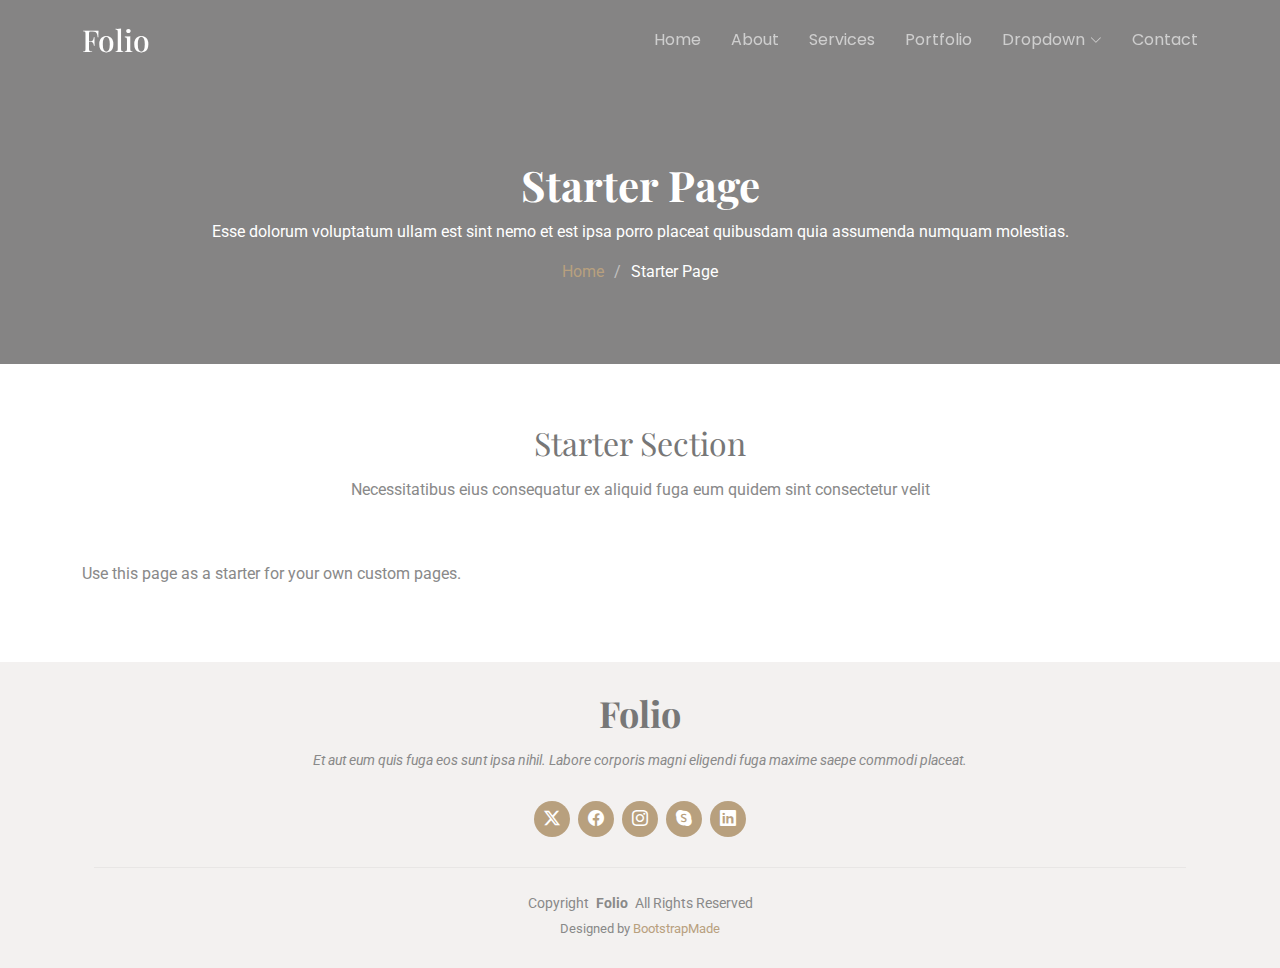
<file: starter-page.html>
<!DOCTYPE html>
<html lang="en">

<head>
  <meta charset="utf-8">
  <meta content="width=device-width, initial-scale=1.0" name="viewport">
  <title>Starter Page - Folio Bootstrap Template</title>
  <meta name="description" content="">
  <meta name="keywords" content="">

  <!-- Favicons -->
  <link href="assets/img/favicon.png" rel="icon">
  <link href="assets/img/apple-touch-icon.png" rel="apple-touch-icon">

  <!-- Fonts -->
  <link href="https://fonts.googleapis.com" rel="preconnect">
  <link href="https://fonts.gstatic.com" rel="preconnect" crossorigin>
  <link href="https://fonts.googleapis.com/css2?family=Roboto:ital,wght@0,100;0,300;0,400;0,500;0,700;0,900;1,100;1,300;1,400;1,500;1,700;1,900&family=Poppins:ital,wght@0,100;0,200;0,300;0,400;0,500;0,600;0,700;0,800;0,900;1,100;1,200;1,300;1,400;1,500;1,600;1,700;1,800;1,900&family=Playfair+Display:ital,wght@0,400;0,500;0,600;0,700;0,800;0,900;1,400;1,500;1,600;1,700;1,800;1,900&display=swap" rel="stylesheet">

  <!-- Vendor CSS Files -->
  <link href="assets/vendor/bootstrap/css/bootstrap.min.css" rel="stylesheet">
  <link href="assets/vendor/bootstrap-icons/bootstrap-icons.css" rel="stylesheet">
  <link href="assets/vendor/aos/aos.css" rel="stylesheet">
  <link href="assets/vendor/swiper/swiper-bundle.min.css" rel="stylesheet">
  <link href="assets/vendor/glightbox/css/glightbox.min.css" rel="stylesheet">

  <!-- Main CSS File -->
  <link href="assets/css/main.css" rel="stylesheet">

  <!-- =======================================================
  * Template Name: Folio
  * Template URL: https://bootstrapmade.com/folio-bootstrap-portfolio-template/
  * Updated: Aug 08 2024 with Bootstrap v5.3.3
  * Author: BootstrapMade.com
  * License: https://bootstrapmade.com/license/
  ======================================================== -->
</head>

<body class="starter-page-page">

  <header id="header" class="header d-flex align-items-center fixed-top">
    <div class="container-fluid container-xl position-relative d-flex align-items-center justify-content-between">

      <a href="index.html" class="logo d-flex align-items-center">
        <!-- Uncomment the line below if you also wish to use an image logo -->
        <!-- <img src="assets/img/logo.png" alt=""> -->
        <h1 class="sitename">Folio</h1>
      </a>

      <nav id="navmenu" class="navmenu">
        <ul>
          <li><a href="#hero">Home</a></li>
          <li><a href="#about">About</a></li>
          <li><a href="#services">Services</a></li>
          <li><a href="#portfolio">Portfolio</a></li>
          <li class="dropdown"><a href="#"><span>Dropdown</span> <i class="bi bi-chevron-down toggle-dropdown"></i></a>
            <ul>
              <li><a href="#">Dropdown 1</a></li>
              <li class="dropdown"><a href="#"><span>Deep Dropdown</span> <i class="bi bi-chevron-down toggle-dropdown"></i></a>
                <ul>
                  <li><a href="#">Deep Dropdown 1</a></li>
                  <li><a href="#">Deep Dropdown 2</a></li>
                  <li><a href="#">Deep Dropdown 3</a></li>
                  <li><a href="#">Deep Dropdown 4</a></li>
                  <li><a href="#">Deep Dropdown 5</a></li>
                </ul>
              </li>
              <li><a href="#">Dropdown 2</a></li>
              <li><a href="#">Dropdown 3</a></li>
              <li><a href="#">Dropdown 4</a></li>
            </ul>
          </li>
          <li><a href="#contact">Contact</a></li>
        </ul>
        <i class="mobile-nav-toggle d-xl-none bi bi-list"></i>
      </nav>

    </div>
  </header>

  <main class="main">

    <!-- Page Title -->
    <div class="page-title dark-background">
      <div class="container position-relative">
        <h1>Starter Page</h1>
        <p>Esse dolorum voluptatum ullam est sint nemo et est ipsa porro placeat quibusdam quia assumenda numquam molestias.</p>
        <nav class="breadcrumbs">
          <ol>
            <li><a href="index.html">Home</a></li>
            <li class="current">Starter Page</li>
          </ol>
        </nav>
      </div>
    </div><!-- End Page Title -->

    <!-- Starter Section Section -->
    <section id="starter-section" class="starter-section section">

      <!-- Section Title -->
      <div class="container section-title" data-aos="fade-up">
        <h2>Starter Section</h2>
        <p>Necessitatibus eius consequatur ex aliquid fuga eum quidem sint consectetur velit</p>
      </div><!-- End Section Title -->

      <div class="container" data-aos="fade-up">
        <p>Use this page as a starter for your own custom pages.</p>
      </div>

    </section><!-- /Starter Section Section -->

  </main>

  <footer id="footer" class="footer light-background">
    <div class="container">
      <h3 class="sitename">Folio</h3>
      <p>Et aut eum quis fuga eos sunt ipsa nihil. Labore corporis magni eligendi fuga maxime saepe commodi placeat.</p>
      <div class="social-links d-flex justify-content-center">
        <a href=""><i class="bi bi-twitter-x"></i></a>
        <a href=""><i class="bi bi-facebook"></i></a>
        <a href=""><i class="bi bi-instagram"></i></a>
        <a href=""><i class="bi bi-skype"></i></a>
        <a href=""><i class="bi bi-linkedin"></i></a>
      </div>
      <div class="container">
        <div class="copyright">
          <span>Copyright</span> <strong class="px-1 sitename">Folio</strong> <span>All Rights Reserved</span>
        </div>
        <div class="credits">
          <!-- All the links in the footer should remain intact. -->
          <!-- You can delete the links only if you've purchased the pro version. -->
          <!-- Licensing information: https://bootstrapmade.com/license/ -->
          <!-- Purchase the pro version with working PHP/AJAX contact form: [buy-url] -->
          Designed by <a href="https://bootstrapmade.com/">BootstrapMade</a>
        </div>
      </div>
    </div>
  </footer>

  <!-- Scroll Top -->
  <a href="#" id="scroll-top" class="scroll-top d-flex align-items-center justify-content-center"><i class="bi bi-arrow-up-short"></i></a>

  <!-- Preloader -->
  <div id="preloader"></div>

  <!-- Vendor JS Files -->
  <script src="assets/vendor/bootstrap/js/bootstrap.bundle.min.js"></script>
  <script src="assets/vendor/php-email-form/validate.js"></script>
  <script src="assets/vendor/aos/aos.js"></script>
  <script src="assets/vendor/typed.js/typed.umd.js"></script>
  <script src="assets/vendor/swiper/swiper-bundle.min.js"></script>
  <script src="assets/vendor/glightbox/js/glightbox.min.js"></script>
  <script src="assets/vendor/imagesloaded/imagesloaded.pkgd.min.js"></script>
  <script src="assets/vendor/isotope-layout/isotope.pkgd.min.js"></script>

  <!-- Main JS File -->
  <script src="assets/js/main.js"></script>

</body>

</html>
</file>
<file: assets/css/main.css>
/**
* Template Name: Folio
* Template URL: https://bootstrapmade.com/folio-bootstrap-portfolio-template/
* Updated: Aug 08 2024 with Bootstrap v5.3.3
* Author: BootstrapMade.com
* License: https://bootstrapmade.com/license/
*/

/*--------------------------------------------------------------
# Font & Color Variables
# Help: https://bootstrapmade.com/color-system/
--------------------------------------------------------------*/
/* Fonts */
:root {
  --default-font: "Roboto", system-ui, -apple-system, "Segoe UI", Roboto, "Helvetica Neue", Arial, "Noto Sans", "Liberation Sans", sans-serif, "Apple Color Emoji", "Segoe UI Emoji", "Segoe UI Symbol", "Noto Color Emoji";
  --heading-font: "Playfair Display", sans-serif;
  --nav-font: "Poppins", sans-serif;
}

/* Global Colors - The following color variables are used throughout the website. Updating them here will change the color scheme of the entire website */
:root {
  --background-color: #ffffff;
  /* Background color for the entire website, including individual sections */
  --default-color: #898989;
  /* Default color used for the majority of the text content across the entire website */
  --heading-color: #777777;
  /* Color for headings, subheadings and title throughout the website */
  --accent-color: #b8a07e;
  /* Accent color that represents your brand on the website. It's used for buttons, links, and other elements that need to stand out */
  --surface-color: #ffffff;
  /* The surface color is used as a background of boxed elements within sections, such as cards, icon boxes, or other elements that require a visual separation from the global background. */
  --contrast-color: #ffffff;
  /* Contrast color for text, ensuring readability against backgrounds of accent, heading, or default colors. */
}

/* Nav Menu Colors - The following color variables are used specifically for the navigation menu. They are separate from the global colors to allow for more customization options */
:root {
  --nav-color: rgba(255, 255, 255, 0.6);
  /* The default color of the main navmenu links */
  --nav-hover-color: #ffffff;
  /* Applied to main navmenu links when they are hovered over or active */
  --nav-mobile-background-color: #ffffff;
  /* Used as the background color for mobile navigation menu */
  --nav-dropdown-background-color: #ffffff;
  /* Used as the background color for dropdown items that appear when hovering over primary navigation items */
  --nav-dropdown-color: #898989;
  /* Used for navigation links of the dropdown items in the navigation menu. */
  --nav-dropdown-hover-color: #b8a07e;
  /* Similar to --nav-hover-color, this color is applied to dropdown navigation links when they are hovered over. */
}

/* Color Presets - These classes override global colors when applied to any section or element, providing reuse of the sam color scheme. */

.light-background {
  --background-color: #f3f1f0;
  --surface-color: #ffffff;
}

.dark-background {
  --background-color: #858484;
  --default-color: #ffffff;
  --heading-color: #ffffff;
  --surface-color: #9e9e9e;
  --contrast-color: #ffffff;
}

/* Smooth scroll */
:root {
  scroll-behavior: smooth;
}

/*--------------------------------------------------------------
# General Styling & Shared Classes
--------------------------------------------------------------*/
body {
  color: var(--default-color);
  background-color: var(--background-color);
  font-family: var(--default-font);
}

a {
  color: var(--accent-color);
  text-decoration: none;
  transition: 0.3s;
}

a:hover {
  color: color-mix(in srgb, var(--accent-color), transparent 25%);
  text-decoration: none;
}

h1,
h2,
h3,
h4,
h5,
h6 {
  color: var(--heading-color);
  font-family: var(--heading-font);
}

/* PHP Email Form Messages
------------------------------*/
.php-email-form .error-message {
  display: none;
  background: #df1529;
  color: #ffffff;
  text-align: left;
  padding: 15px;
  margin-bottom: 24px;
  font-weight: 600;
}

.php-email-form .sent-message {
  display: none;
  color: #ffffff;
  background: #059652;
  text-align: center;
  padding: 15px;
  margin-bottom: 24px;
  font-weight: 600;
}

.php-email-form .loading {
  display: none;
  background: var(--surface-color);
  text-align: center;
  padding: 15px;
  margin-bottom: 24px;
}

.php-email-form .loading:before {
  content: "";
  display: inline-block;
  border-radius: 50%;
  width: 24px;
  height: 24px;
  margin: 0 10px -6px 0;
  border: 3px solid var(--accent-color);
  border-top-color: var(--surface-color);
  animation: php-email-form-loading 1s linear infinite;
}

@keyframes php-email-form-loading {
  0% {
    transform: rotate(0deg);
  }

  100% {
    transform: rotate(360deg);
  }
}

/*--------------------------------------------------------------
# Global Header
--------------------------------------------------------------*/
.header {
  --background-color: rgba(0, 0, 0, 0);
  --default-color: #ffffff;
  --heading-color: #ffffff;
  color: var(--default-color);
  background-color: var(--background-color);
  padding: 10px 0;
  transition: all 0.5s;
  z-index: 997;
}

.header .logo {
  line-height: 1;
}

.header .logo img {
  max-height: 32px;
  margin-right: 8px;
}

.header .logo h1 {
  font-size: 30px;
  margin: 0;
  font-weight: 4700;
  color: var(--heading-color);
}

.scrolled .header {
  box-shadow: 0px 0 18px rgba(0, 0, 0, 0.1);
}

/* Global Header on Scroll
------------------------------*/
.scrolled .header {
  --background-color: rgb(41, 41, 41, 0.8);
}

/*--------------------------------------------------------------
# Navigation Menu
--------------------------------------------------------------*/
/* Navmenu - Desktop */
@media (min-width: 1200px) {
  .navmenu {
    padding: 0;
  }

  .navmenu ul {
    margin: 0;
    padding: 0;
    display: flex;
    list-style: none;
    align-items: center;
  }

  .navmenu li {
    position: relative;
  }

  .navmenu a,
  .navmenu a:focus {
    color: var(--nav-color);
    padding: 18px 15px;
    font-size: 16px;
    font-family: var(--nav-font);
    font-weight: 400;
    display: flex;
    align-items: center;
    justify-content: space-between;
    white-space: nowrap;
    transition: 0.3s;
  }

  .navmenu a i,
  .navmenu a:focus i {
    font-size: 12px;
    line-height: 0;
    margin-left: 5px;
    transition: 0.3s;
  }

  .navmenu li:last-child a {
    padding-right: 0;
  }

  .navmenu li:hover>a,
  .navmenu .active,
  .navmenu .active:focus {
    color: var(--nav-hover-color);
  }

  .navmenu .dropdown ul {
    margin: 0;
    padding: 10px 0;
    background: var(--nav-dropdown-background-color);
    display: block;
    position: absolute;
    visibility: hidden;
    left: 14px;
    top: 130%;
    opacity: 0;
    transition: 0.3s;
    border-radius: 4px;
    z-index: 99;
    box-shadow: 0px 0px 30px rgba(0, 0, 0, 0.1);
  }

  .navmenu .dropdown ul li {
    min-width: 200px;
  }

  .navmenu .dropdown ul a {
    padding: 10px 20px;
    font-size: 15px;
    text-transform: none;
    color: var(--nav-dropdown-color);
  }

  .navmenu .dropdown ul a i {
    font-size: 12px;
  }

  .navmenu .dropdown ul a:hover,
  .navmenu .dropdown ul .active:hover,
  .navmenu .dropdown ul li:hover>a {
    color: var(--nav-dropdown-hover-color);
  }

  .navmenu .dropdown:hover>ul {
    opacity: 1;
    top: 100%;
    visibility: visible;
  }

  .navmenu .dropdown .dropdown ul {
    top: 0;
    left: -90%;
    visibility: hidden;
  }

  .navmenu .dropdown .dropdown:hover>ul {
    opacity: 1;
    top: 0;
    left: -100%;
    visibility: visible;
  }
}

/* Navmenu - Mobile */
@media (max-width: 1199px) {
  .mobile-nav-toggle {
    color: var(--nav-color);
    font-size: 28px;
    line-height: 0;
    margin-right: 10px;
    cursor: pointer;
    transition: color 0.3s;
  }

  .navmenu {
    padding: 0;
    z-index: 9997;
  }

  .navmenu ul {
    display: none;
    list-style: none;
    position: absolute;
    inset: 60px 20px 20px 20px;
    padding: 10px 0;
    margin: 0;
    border-radius: 6px;
    background-color: var(--nav-mobile-background-color);
    overflow-y: auto;
    transition: 0.3s;
    z-index: 9998;
    box-shadow: 0px 0px 30px rgba(0, 0, 0, 0.1);
  }

  .navmenu a,
  .navmenu a:focus {
    color: var(--nav-dropdown-color);
    padding: 10px 20px;
    font-family: var(--nav-font);
    font-size: 17px;
    font-weight: 500;
    display: flex;
    align-items: center;
    justify-content: space-between;
    white-space: nowrap;
    transition: 0.3s;
  }

  .navmenu a i,
  .navmenu a:focus i {
    font-size: 12px;
    line-height: 0;
    margin-left: 5px;
    width: 30px;
    height: 30px;
    display: flex;
    align-items: center;
    justify-content: center;
    border-radius: 50%;
    transition: 0.3s;
    background-color: color-mix(in srgb, var(--accent-color), transparent 90%);
  }

  .navmenu a i:hover,
  .navmenu a:focus i:hover {
    background-color: var(--accent-color);
    color: var(--contrast-color);
  }

  .navmenu a:hover,
  .navmenu .active,
  .navmenu .active:focus {
    color: var(--nav-dropdown-hover-color);
  }

  .navmenu .active i,
  .navmenu .active:focus i {
    background-color: var(--accent-color);
    color: var(--contrast-color);
    transform: rotate(180deg);
  }

  .navmenu .dropdown ul {
    position: static;
    display: none;
    z-index: 99;
    padding: 10px 0;
    margin: 10px 20px;
    background-color: var(--nav-dropdown-background-color);
    border: 1px solid color-mix(in srgb, var(--default-color), transparent 90%);
    box-shadow: none;
    transition: all 0.5s ease-in-out;
  }

  .navmenu .dropdown ul ul {
    background-color: rgba(33, 37, 41, 0.1);
  }

  .navmenu .dropdown>.dropdown-active {
    display: block;
    background-color: rgba(33, 37, 41, 0.03);
  }

  .mobile-nav-active {
    overflow: hidden;
  }

  .mobile-nav-active .mobile-nav-toggle {
    color: #fff;
    position: absolute;
    font-size: 32px;
    top: 15px;
    right: 15px;
    margin-right: 0;
    z-index: 9999;
  }

  .mobile-nav-active .navmenu {
    position: fixed;
    overflow: hidden;
    inset: 0;
    background: rgba(33, 37, 41, 0.8);
    transition: 0.3s;
  }

  .mobile-nav-active .navmenu>ul {
    display: block;
  }
}

/*--------------------------------------------------------------
# Global Footer
--------------------------------------------------------------*/
.footer {
  color: var(--default-color);
  background-color: var(--background-color);
  font-size: 14px;
  text-align: center;
  padding: 30px 0;
  position: relative;
}

.footer h3 {
  font-size: 36px;
  font-weight: 700;
  position: relative;
  padding: 0;
  margin: 0 0 15px 0;
}

.footer p {
  font-size: 15;
  font-style: italic;
  padding: 0;
  margin: 0 0 30px 0;
}

.footer .social-links {
  margin: 0 0 30px 0;
}

.footer .social-links a {
  font-size: 16px;
  display: flex;
  align-items: center;
  justify-content: center;
  background: var(--accent-color);
  color: var(--contrast-color);
  line-height: 1;
  margin: 0 4px;
  border-radius: 50%;
  text-align: center;
  width: 36px;
  height: 36px;
  transition: 0.3s;
}

.footer .social-links a:hover {
  background: color-mix(in srgb, var(--accent-color), transparent 20%);
  text-decoration: none;
}

.footer .copyright {
  padding-top: 25px;
  border-top: 1px solid color-mix(in srgb, var(--default-color), transparent 90%);
}

.footer .credits {
  font-size: 13px;
  padding-top: 5px;
}

/*--------------------------------------------------------------
# Preloader
--------------------------------------------------------------*/
#preloader {
  position: fixed;
  inset: 0;
  z-index: 999999;
  overflow: hidden;
  background: var(--background-color);
  transition: all 0.6s ease-out;
}

#preloader:before {
  content: "";
  position: fixed;
  top: calc(50% - 30px);
  left: calc(50% - 30px);
  border: 6px solid #ffffff;
  border-color: var(--accent-color) transparent var(--accent-color) transparent;
  border-radius: 50%;
  width: 60px;
  height: 60px;
  animation: animate-preloader 1.5s linear infinite;
}

@keyframes animate-preloader {
  0% {
    transform: rotate(0deg);
  }

  100% {
    transform: rotate(360deg);
  }
}

/*--------------------------------------------------------------
# Scroll Top Button
--------------------------------------------------------------*/
.scroll-top {
  position: fixed;
  visibility: hidden;
  opacity: 0;
  right: 15px;
  bottom: 15px;
  z-index: 99999;
  background-color: var(--accent-color);
  width: 40px;
  height: 40px;
  border-radius: 4px;
  transition: all 0.4s;
}

.scroll-top i {
  font-size: 24px;
  color: var(--contrast-color);
  line-height: 0;
}

.scroll-top:hover {
  background-color: color-mix(in srgb, var(--accent-color), transparent 20%);
  color: var(--contrast-color);
}

.scroll-top.active {
  visibility: visible;
  opacity: 1;
}

/*--------------------------------------------------------------
# Disable aos animation delay on mobile devices
--------------------------------------------------------------*/
@media screen and (max-width: 768px) {
  [data-aos-delay] {
    transition-delay: 0 !important;
  }
}

/*--------------------------------------------------------------
# Global Page Titles & Breadcrumbs
--------------------------------------------------------------*/
.page-title {
  color: var(--default-color);
  background-color: var(--background-color);
  padding: 160px 0 80px 0;
  text-align: center;
  position: relative;
}

.page-title:before {
  content: "";
  background-color: color-mix(in srgb, var(--background-color), transparent 50%);
  position: absolute;
  inset: 0;
}

.page-title h1 {
  font-size: 42px;
  font-weight: 700;
  margin-bottom: 10px;
}

.page-title .breadcrumbs ol {
  display: flex;
  flex-wrap: wrap;
  list-style: none;
  justify-content: center;
  padding: 0;
  margin: 0;
  font-size: 16px;
  font-weight: 400;
}

.page-title .breadcrumbs ol li+li {
  padding-left: 10px;
}

.page-title .breadcrumbs ol li+li::before {
  content: "/";
  display: inline-block;
  padding-right: 10px;
  color: color-mix(in srgb, var(--default-color), transparent 50%);
}

/*--------------------------------------------------------------
# Global Sections
--------------------------------------------------------------*/
section,
.section {
  color: var(--default-color);
  background-color: var(--background-color);
  padding: 60px 0;
  scroll-margin-top: 80px;
  overflow: clip;
}

@media (max-width: 1199px) {

  section,
  .section {
    scroll-margin-top: 56px;
  }
}

/*--------------------------------------------------------------
# Global Section Titles
--------------------------------------------------------------*/
.section-title {
  text-align: center;
  padding-bottom: 60px;
  position: relative;
}

.section-title h2 {
  font-size: 32px;
  font-weight: 300;
  margin-bottom: 15px;
}

.section-title p {
  margin-bottom: 0;
}

/*--------------------------------------------------------------
# Hero Section
--------------------------------------------------------------*/
.hero {
  width: 100%;
  min-height: 100vh;
  position: relative;
  padding: 80px 0;
  display: flex;
  align-items: center;
  justify-content: center;
}

.hero img {
  position: absolute;
  inset: 0;
  display: block;
  width: 100%;
  height: 100%;
  object-fit: cover;
  z-index: 1;
}

.hero:before {
  content: "";
  background: color-mix(in srgb, var(--background-color), transparent 80%);
  position: absolute;
  inset: 0;
  z-index: 2;
}

.hero .container {
  position: relative;
  z-index: 3;
}

.hero h2 {
  margin: 0;
  font-size: 64px;
  font-weight: 700;
}

.hero p {
  margin: 5px 0 0 0;
  font-size: 26px;
}

.hero p span {
  letter-spacing: 1px;
  border-bottom: 2px solid var(--accent-color);
}

.hero .social-links {
  margin-top: 25px;
}

.hero .social-links a {
  font-size: 24px;
  display: inline-block;
  color: color-mix(in srgb, var(--default-color), transparent 50%);
  line-height: 1;
  margin-right: 20px;
  transition: 0.3s;
}

.hero .social-links a:hover {
  color: var(--accent-color);
}

@media (max-width: 768px) {
  .hero h2 {
    font-size: 32px;
  }

  .hero p {
    font-size: 20px;
  }
}

/*--------------------------------------------------------------
# About Section
--------------------------------------------------------------*/
.about .profile-img {
  border: 20px solid var(--accent-color);
  padding: 0;
}

.about .profile-img img {
  margin-top: -60px;
  margin-left: 40px;
  margin-bottom: 40px;
  position: relative;
  z-index: 1;
}

.about .content h3 {
  font-size: 1.75rem;
  font-weight: 700;
}

.about .content .fst-italic {
  color: color-mix(in srgb, var(--default-color), var(--contrast-color) 50%);
}

.about .content ul {
  list-style: none;
  padding: 0;
}

.about .content ul li {
  padding: 10px 0 0 0;
  display: flex;
}

.about .content ul i {
  color: var(--accent-color);
  margin-right: 0.5rem;
  line-height: 1.2;
  font-size: 1.25rem;
}

.about .content p:last-child {
  margin-bottom: 0;
}

/*--------------------------------------------------------------
# Services Section
--------------------------------------------------------------*/
.services .service-item {
  position: relative;
  height: 100%;
  margin-bottom: 30px;
}

.services .service-item .icon {
  margin-right: 20px;
}

.services .service-item .icon i {
  color: var(--accent-color);
  font-size: 40px;
  line-height: 0;
  transition: 0.3s;
}

.services .service-item:hover .icon i {
  color: var(--accent-color);
}

.services .service-item .title {
  color: var(--heading-color);
  font-weight: 700;
  margin-bottom: 10px;
  font-size: 20px;
  transition: 0.3s;
}

.services .service-item .description {
  font-size: 15px;
  color: color-mix(in srgb, var(--default-color), transparent 30%);
  margin-bottom: 10px;
}

.services .service-item .readmore {
  display: flex;
  align-items: center;
  color: color-mix(in srgb, var(--default-color), transparent 50%);
  transition: 0.3s;
  font-weight: 700;
  font-size: 14px;
}

.services .service-item .readmore i {
  margin-left: 8px;
}

.services .service-item:hover .title,
.services .service-item:hover .readmore,
.services .service-item:hover .icon i {
  color: var(--accent-color);
}

/*--------------------------------------------------------------
# Testimonials Section
--------------------------------------------------------------*/
.testimonials .section-header {
  margin-bottom: 40px;
}

.testimonials .testimonials-carousel,
.testimonials .testimonials-slider {
  overflow: hidden;
}

.testimonials .testimonial-item {
  text-align: center;
}

.testimonials .testimonial-item .testimonial-img {
  width: 120px;
  border-radius: 50%;
  border: 4px solid var(--background-color);
  margin: 0 auto;
}

.testimonials .testimonial-item h3 {
  font-size: 20px;
  font-weight: bold;
  margin: 10px 0 5px 0;
}

.testimonials .testimonial-item h4 {
  font-size: 14px;
  color: color-mix(in srgb, var(--default-color), transparent 40%);
  margin: 0 0 15px 0;
}

.testimonials .testimonial-item .stars {
  margin-bottom: 15px;
}

.testimonials .testimonial-item .stars i {
  color: #ffc107;
  margin: 0 1px;
}

.testimonials .testimonial-item .quote-icon-left,
.testimonials .testimonial-item .quote-icon-right {
  color: color-mix(in srgb, var(--accent-color), transparent 50%);
  font-size: 26px;
  line-height: 0;
}

.testimonials .testimonial-item .quote-icon-left {
  display: inline-block;
  left: -5px;
  position: relative;
}

.testimonials .testimonial-item .quote-icon-right {
  display: inline-block;
  right: -5px;
  position: relative;
  top: 10px;
  transform: scale(-1, -1);
}

.testimonials .testimonial-item p {
  font-style: italic;
  margin: 0 auto 15px auto;
}

.testimonials .swiper-wrapper {
  height: auto;
}

.testimonials .swiper-pagination {
  margin-top: 20px;
  position: relative;
}

.testimonials .swiper-pagination .swiper-pagination-bullet {
  width: 12px;
  height: 12px;
  opacity: 1;
  background-color: color-mix(in srgb, var(--default-color), transparent 85%);
}

.testimonials .swiper-pagination .swiper-pagination-bullet-active {
  background-color: var(--accent-color);
}

@media (min-width: 992px) {
  .testimonials .testimonial-item p {
    width: 80%;
  }
}

/*--------------------------------------------------------------
# Portfolio Section
--------------------------------------------------------------*/
.portfolio .portfolio-filters {
  padding: 0;
  margin: 0 auto 20px auto;
  list-style: none;
  text-align: center;
}

.portfolio .portfolio-filters li {
  cursor: pointer;
  display: inline-block;
  padding: 0;
  font-size: 18px;
  font-weight: 500;
  margin: 0 10px;
  line-height: 1;
  margin-bottom: 5px;
  transition: all 0.3s ease-in-out;
}

.portfolio .portfolio-filters li:hover,
.portfolio .portfolio-filters li.filter-active {
  color: var(--accent-color);
}

.portfolio .portfolio-filters li:first-child {
  margin-left: 0;
}

.portfolio .portfolio-filters li:last-child {
  margin-right: 0;
}

@media (max-width: 575px) {
  .portfolio .portfolio-filters li {
    font-size: 14px;
    margin: 0 5px;
  }
}

.portfolio .portfolio-content {
  position: relative;
  overflow: hidden;
}

.portfolio .portfolio-content img {
  transition: 0.3s;
}

.portfolio .portfolio-content .portfolio-info {
  opacity: 0;
  position: absolute;
  inset: 0;
  z-index: 3;
  transition: all ease-in-out 0.3s;
  background: rgba(0, 0, 0, 0.6);
  padding: 15px;
}

.portfolio .portfolio-content .portfolio-info h4 {
  font-size: 14px;
  padding: 5px 10px;
  font-weight: 400;
  color: #ffffff;
  display: inline-block;
  background-color: var(--accent-color);
}

.portfolio .portfolio-content .portfolio-info p {
  position: absolute;
  bottom: 10px;
  text-align: center;
  display: inline-block;
  left: 0;
  right: 0;
  font-size: 16px;
  font-weight: 600;
  color: rgba(255, 255, 255, 0.8);
}

.portfolio .portfolio-content .portfolio-info .preview-link,
.portfolio .portfolio-content .portfolio-info .details-link {
  position: absolute;
  left: calc(50% - 40px);
  font-size: 26px;
  top: calc(50% - 14px);
  color: #fff;
  transition: 0.3s;
  line-height: 1.2;
}

.portfolio .portfolio-content .portfolio-info .preview-link:hover,
.portfolio .portfolio-content .portfolio-info .details-link:hover {
  color: var(--accent-color);
}

.portfolio .portfolio-content .portfolio-info .details-link {
  left: 50%;
  font-size: 34px;
  line-height: 0;
}

.portfolio .portfolio-content:hover .portfolio-info {
  opacity: 1;
}

.portfolio .portfolio-content:hover img {
  transform: scale(1.1);
}

/*--------------------------------------------------------------
# Pricing Section
--------------------------------------------------------------*/
.pricing .pricing-item {
  background-color: color-mix(in srgb, var(--accent-color), transparent 96%);
  padding: 40px 40px;
  height: 100%;
  border-radius: 15px;
}

.pricing h3 {
  font-weight: 600;
  margin-bottom: 15px;
  font-size: 20px;
}

.pricing h4 {
  color: var(--accent-color);
  font-size: 48px;
  font-weight: 700;
  font-family: var(--heading-font);
  margin-bottom: 0;
}

.pricing h4 sup {
  font-size: 28px;
}

.pricing h4 span {
  color: color-mix(in srgb, var(--default-color), transparent 50%);
  font-size: 18px;
  font-weight: 500;
}

.pricing .description {
  font-size: 14px;
}

.pricing .cta-btn {
  border: 1px solid var(--default-color);
  color: var(--default-color);
  display: block;
  text-align: center;
  padding: 10px 35px;
  border-radius: 5px;
  font-size: 16px;
  font-weight: 500;
  font-family: var(--heading-font);
  transition: 0.3s;
  margin-top: 20px;
  margin-bottom: 6px;
}

.pricing .cta-btn:hover {
  background: var(--accent-color);
  color: var(--contrast-color);
  border-color: var(--accent-color);
}

.pricing ul {
  padding: 0;
  list-style: none;
  color: color-mix(in srgb, var(--default-color), transparent 30%);
  text-align: left;
  line-height: 20px;
}

.pricing ul li {
  padding: 10px 0;
  display: flex;
  align-items: center;
}

.pricing ul li:last-child {
  padding-bottom: 0;
}

.pricing ul i {
  color: #059652;
  font-size: 24px;
  padding-right: 3px;
}

.pricing ul .na {
  color: color-mix(in srgb, var(--default-color), transparent 60%);
}

.pricing ul .na i {
  color: color-mix(in srgb, var(--default-color), transparent 60%);
}

.pricing ul .na span {
  text-decoration: line-through;
}

.pricing .featured {
  position: relative;
}

.pricing .featured .popular {
  position: absolute;
  top: 15px;
  right: 15px;
  background-color: var(--accent-color);
  color: var(--contrast-color);
  padding: 4px 15px 6px 15px;
  margin: 0;
  border-radius: 5px;
  font-size: 14px;
  font-weight: 500;
}

.pricing .featured .cta-btn {
  background: var(--accent-color);
  color: var(--contrast-color);
  border-color: var(--accent-color);
}

@media (max-width: 992px) {
  .pricing .box {
    max-width: 60%;
    margin: 0 auto 30px auto;
  }
}

@media (max-width: 767px) {
  .pricing .box {
    max-width: 80%;
    margin: 0 auto 30px auto;
  }
}

@media (max-width: 420px) {
  .pricing .box {
    max-width: 100%;
    margin: 0 auto 30px auto;
  }
}

/*--------------------------------------------------------------
# Contact Section
--------------------------------------------------------------*/
.contact .info-wrap {
  background-color: var(--surface-color);
  box-shadow: 0px 0px 20px rgba(0, 0, 0, 0.1);
  padding: 30px;
  margin-bottom: 30px;
}

.contact .info-item i {
  font-size: 20px;
  color: var(--accent-color);
  width: 56px;
  height: 56px;
  display: flex;
  justify-content: center;
  align-items: center;
  transition: all 0.3s ease-in-out;
  border-radius: 50%;
  border: 1px solid color-mix(in srgb, var(--accent-color), transparent 40%);
  margin-right: 15px;
}

.contact .info-item h3 {
  font-size: 18px;
  font-weight: 700;
  margin: 0 0 2px 0;
}

.contact .info-item p {
  padding: 0;
  margin-bottom: 0;
  font-size: 14px;
}

.contact .info-item:hover i {
  background: var(--accent-color);
  color: var(--contrast-color);
}

.contact .php-email-form {
  background-color: var(--surface-color);
  box-shadow: 0px 0px 20px rgba(0, 0, 0, 0.1);
  padding: 30px;
}

@media (max-width: 575px) {
  .contact .php-email-form {
    padding: 20px;
  }
}

.contact .php-email-form input[type=text],
.contact .php-email-form input[type=email],
.contact .php-email-form textarea {
  font-size: 14px;
  padding: 10px 15px;
  box-shadow: none;
  border-radius: 0;
  color: var(--default-color);
  background-color: color-mix(in srgb, var(--background-color), transparent 50%);
  border-color: color-mix(in srgb, var(--default-color), transparent 80%);
}

.contact .php-email-form input[type=text]:focus,
.contact .php-email-form input[type=email]:focus,
.contact .php-email-form textarea:focus {
  border-color: var(--accent-color);
}

.contact .php-email-form input[type=text]::placeholder,
.contact .php-email-form input[type=email]::placeholder,
.contact .php-email-form textarea::placeholder {
  color: color-mix(in srgb, var(--default-color), transparent 70%);
}

.contact .php-email-form button[type=submit] {
  color: var(--contrast-color);
  background: var(--accent-color);
  border: 0;
  padding: 10px 30px;
  transition: 0.4s;
  border-radius: 50px;
}

.contact .php-email-form button[type=submit]:hover {
  background: color-mix(in srgb, var(--accent-color), transparent 20%);
}

/*--------------------------------------------------------------
# Portfolio Details Section
--------------------------------------------------------------*/
.portfolio-details .portfolio-details-slider img {
  width: 100%;
}

.portfolio-details .portfolio-details-slider .swiper-pagination {
  margin-top: 20px;
  position: relative;
}

.portfolio-details .portfolio-details-slider .swiper-pagination .swiper-pagination-bullet {
  width: 12px;
  height: 12px;
  background-color: color-mix(in srgb, var(--default-color), transparent 85%);
  opacity: 1;
}

.portfolio-details .portfolio-details-slider .swiper-pagination .swiper-pagination-bullet-active {
  background-color: var(--accent-color);
}

.portfolio-details .portfolio-info {
  background-color: var(--surface-color);
  padding: 30px;
  box-shadow: 0px 0 30px rgba(0, 0, 0, 0.1);
}

.portfolio-details .portfolio-info h3 {
  font-size: 22px;
  font-weight: 700;
  margin-bottom: 20px;
  padding-bottom: 20px;
  border-bottom: 1px solid color-mix(in srgb, var(--default-color), transparent 85%);
}

.portfolio-details .portfolio-info ul {
  list-style: none;
  padding: 0;
  font-size: 15px;
}

.portfolio-details .portfolio-info ul li+li {
  margin-top: 10px;
}

.portfolio-details .portfolio-description {
  padding-top: 30px;
}

.portfolio-details .portfolio-description h2 {
  font-size: 26px;
  font-weight: 700;
  margin-bottom: 20px;
}

.portfolio-details .portfolio-description p {
  padding: 0;
  color: color-mix(in srgb, var(--default-color), transparent 30%);
}

/*--------------------------------------------------------------
# Service Details Section
--------------------------------------------------------------*/
.service-details .service-box {
  background-color: var(--surface-color);
  padding: 20px;
  box-shadow: 0px 2px 20px rgba(0, 0, 0, 0.1);
}

.service-details .service-box+.service-box {
  margin-top: 30px;
}

.service-details .service-box h4 {
  font-size: 20px;
  font-weight: 700;
  border-bottom: 2px solid color-mix(in srgb, var(--default-color), transparent 92%);
  padding-bottom: 15px;
  margin-bottom: 15px;
}

.service-details .services-list {
  background-color: var(--surface-color);
}

.service-details .services-list a {
  color: color-mix(in srgb, var(--default-color), transparent 20%);
  background-color: color-mix(in srgb, var(--default-color), transparent 96%);
  display: flex;
  align-items: center;
  padding: 12px 15px;
  margin-top: 15px;
  transition: 0.3s;
}

.service-details .services-list a:first-child {
  margin-top: 0;
}

.service-details .services-list a i {
  font-size: 16px;
  margin-right: 8px;
  color: var(--accent-color);
}

.service-details .services-list a.active {
  color: var(--contrast-color);
  background-color: var(--accent-color);
}

.service-details .services-list a.active i {
  color: var(--contrast-color);
}

.service-details .services-list a:hover {
  background-color: color-mix(in srgb, var(--accent-color), transparent 95%);
  color: var(--accent-color);
}

.service-details .download-catalog a {
  color: var(--default-color);
  display: flex;
  align-items: center;
  padding: 10px 0;
  transition: 0.3s;
  border-top: 1px solid color-mix(in srgb, var(--default-color), transparent 90%);
}

.service-details .download-catalog a:first-child {
  border-top: 0;
  padding-top: 0;
}

.service-details .download-catalog a:last-child {
  padding-bottom: 0;
}

.service-details .download-catalog a i {
  font-size: 24px;
  margin-right: 8px;
  color: var(--accent-color);
}

.service-details .download-catalog a:hover {
  color: var(--accent-color);
}

.service-details .help-box {
  background-color: var(--accent-color);
  color: var(--contrast-color);
  margin-top: 30px;
  padding: 30px 15px;
}

.service-details .help-box .help-icon {
  font-size: 48px;
}

.service-details .help-box h4,
.service-details .help-box a {
  color: var(--contrast-color);
}

.service-details .services-img {
  margin-bottom: 20px;
}

.service-details h3 {
  font-size: 26px;
  font-weight: 700;
}

.service-details p {
  font-size: 15px;
}

.service-details ul {
  list-style: none;
  padding: 0;
  font-size: 15px;
}

.service-details ul li {
  padding: 5px 0;
  display: flex;
  align-items: center;
}

.service-details ul i {
  font-size: 20px;
  margin-right: 8px;
  color: var(--accent-color);
}

/*--------------------------------------------------------------
# Starter Section Section
--------------------------------------------------------------*/
.starter-section {
  /* Add your styles here */
}
</file>
